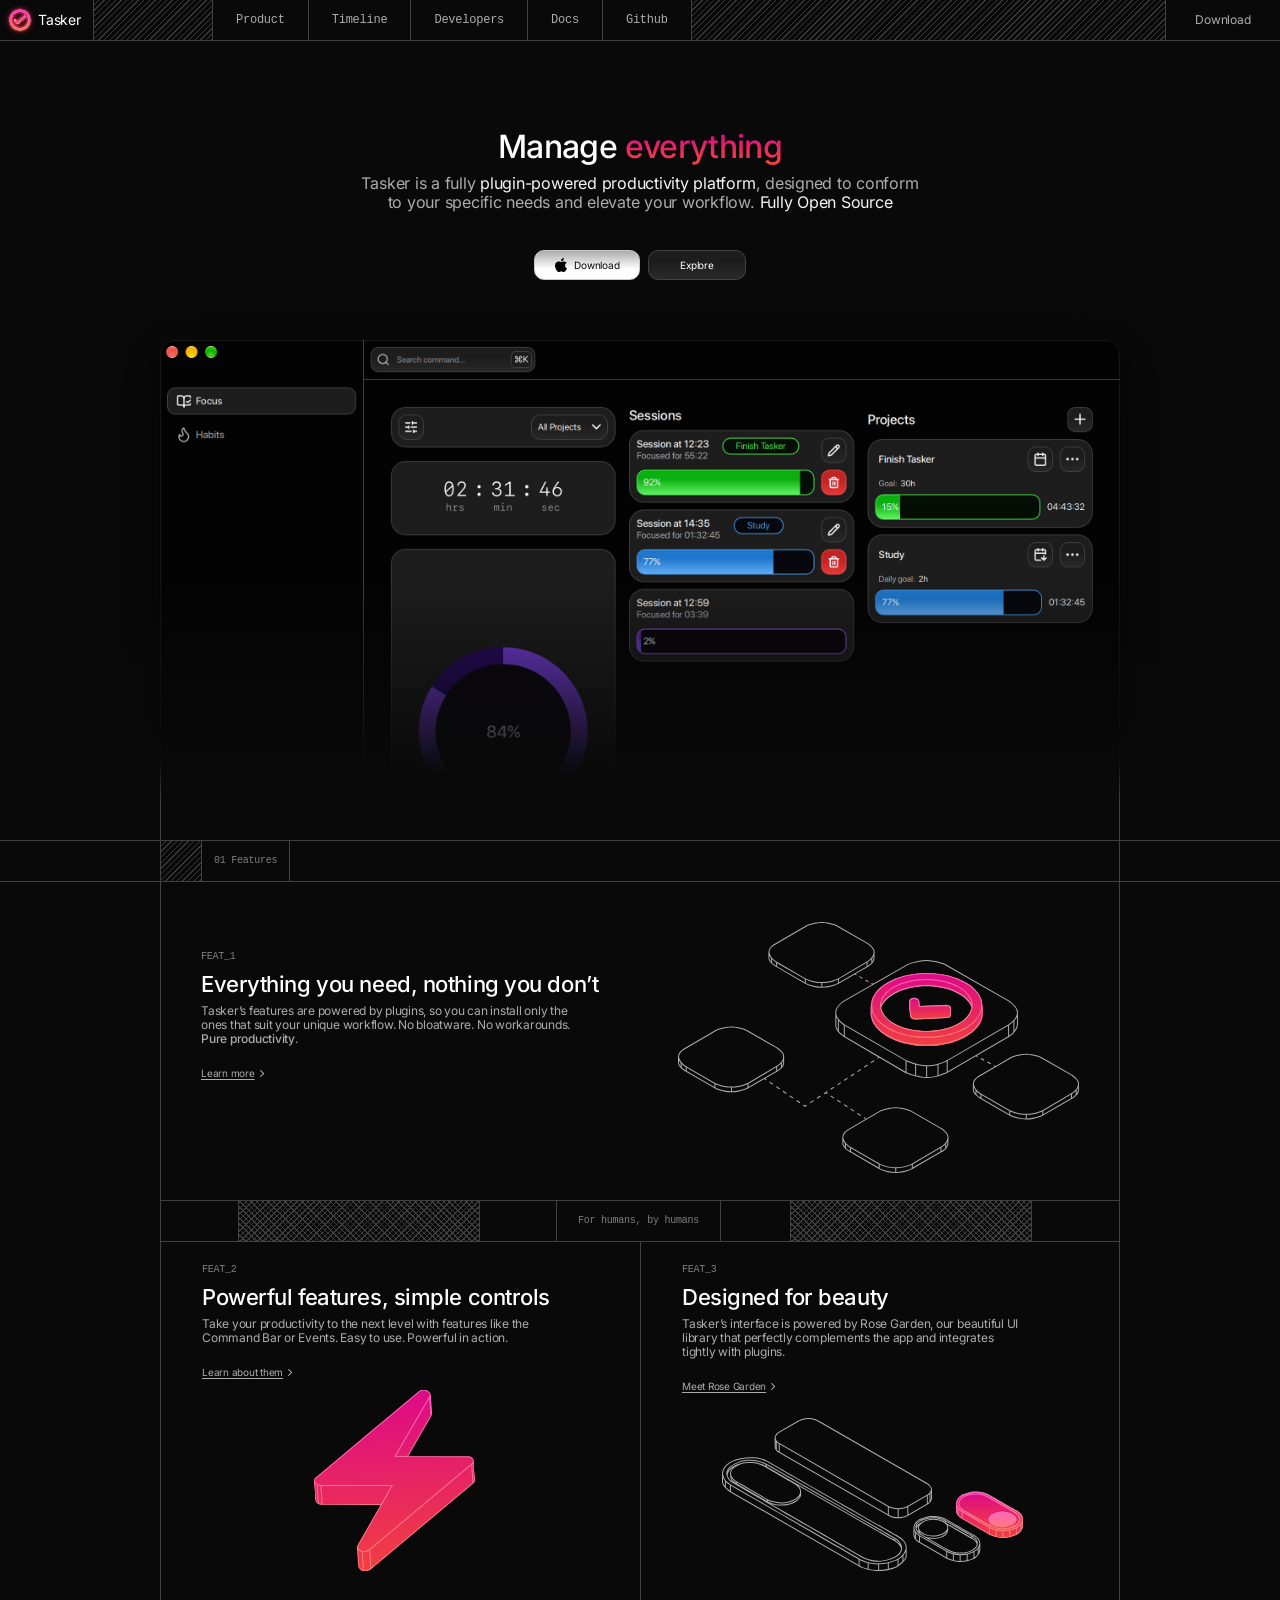
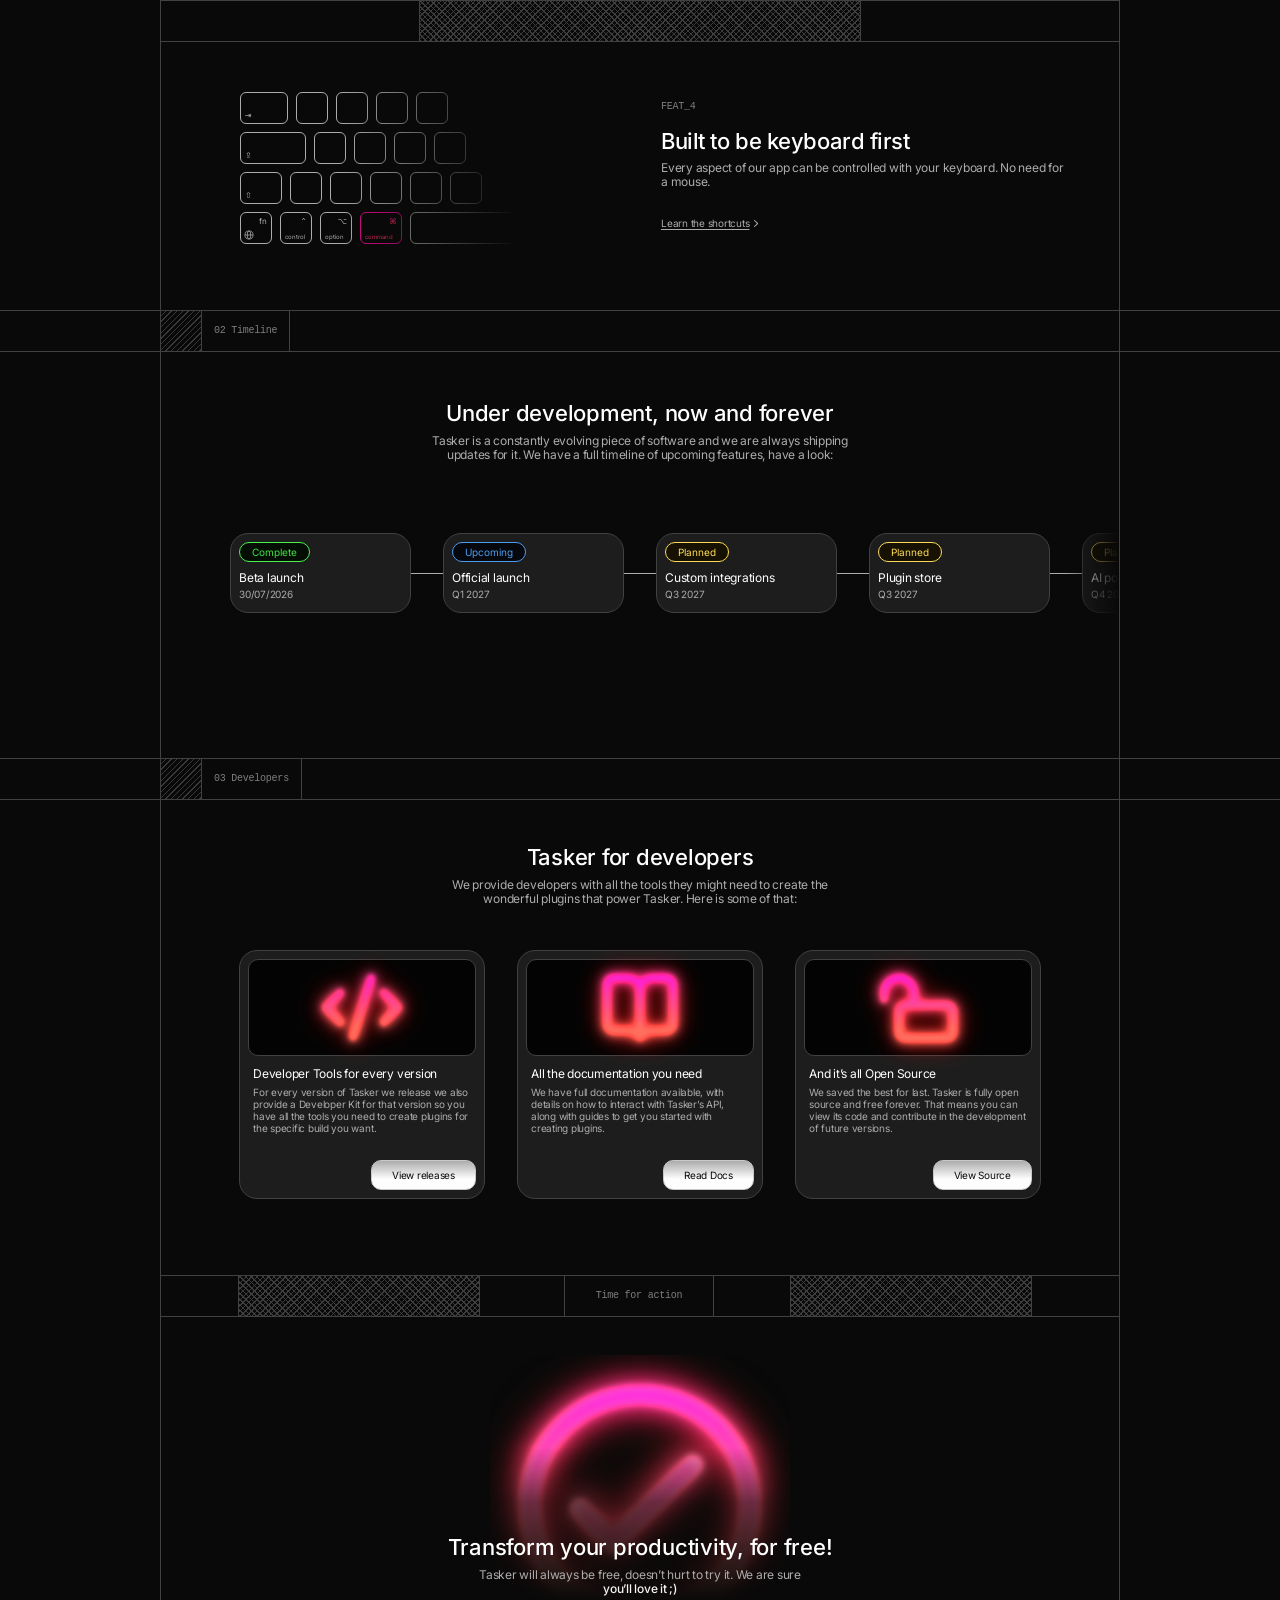
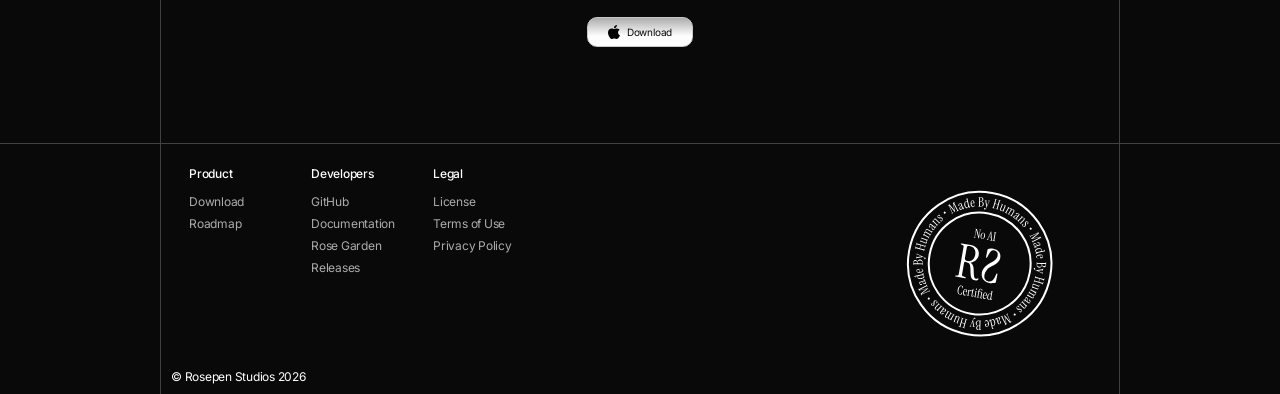
<file: index.html>
<!doctype html>
<html lang="en">
<head>
<meta charset="utf-8">
<meta name="viewport" content="width=device-width, initial-scale=1">
<title>Tasker – Manage everything</title>
<meta name="description" content="Tasker is a fully plugin-powered, open source productivity platform for macOS. Install only what you need.">
<meta name="theme-color" content="#090909">
<link rel="stylesheet" href="styles.css">
<link rel="apple-touch-icon" sizes="180x180" href="/apple-touch-icon.png">
<link rel="icon" type="image/png" sizes="32x32" href="/favicon-32x32.png">
<link rel="icon" type="image/png" sizes="16x16" href="/favicon-16x16.png">
<link rel="manifest" href="/site.webmanifest">
</head>
<body>

<!-- ============ NAVBAR ============ -->
<header class="nav">
  <a class="nav__brand" href="#top" aria-label="Tasker home">
    <span class="glow glow--logo" aria-hidden="true">
      <span class="layer l1"><img src="assets/logo-1.svg" alt=""></span>
      <span class="layer l2"><img src="assets/logo-2.svg" alt=""></span>
      <span class="layer l3"><img src="assets/logo-3.svg" alt=""></span>
    </span>
    <span>Tasker</span>
  </a>
  <span class="nav__hatch nav__hatch--sm hatch-diag" aria-hidden="true"></span>
  <nav class="nav__links" aria-label="Main">
    <a href="#product">Product</a>
    <a href="#timeline">Timeline</a>
    <a href="#developers">Developers</a>
    <a href="https://rosepen-studios.gitbook.io/tasker/" data-todo="docs url">Docs</a>
    <a href="https://github.com/Firepixel85/Tasker-Labs" data-todo="todo">Github</a>
  </nav>
  <span class="nav__hatch hatch-diag" aria-hidden="true"></span>
  <a class="nav__download" href="download.html">Download</a>
</header>

<main id="top">

<!-- ============ HERO ============ -->
<section class="hero">
  <h1 class="hero__title">Manage <span class="grad">everything</span></h1>
  <p class="hero__sub">Tasker is a fully <strong>plugin-powered productivity platform</strong>, designed to conform to your specific needs and elevate your workflow. <strong>Fully Open Source</strong></p>
  <div class="hero__buttons">
    <a class="btn btn--white" href="download.html"><img class="btn__icon" src="assets/icon-apple.svg" alt="" width="12" height="14">Download</a>
    <a class="btn btn--gray" href="#product">Explore</a>
  </div>
  <div class="hero__shot">
    <img src="assets/app-preview.png" alt="Tasker app window showing a focus timer, sessions and projects" width="1054" height="735">
  </div>
</section>

<div class="rest">

<!-- ============ 01 FEATURES ============ -->
<div class="marker" id="product">
  <div class="marker__inner">
    <span class="marker__hatch hatch-diag" aria-hidden="true"></span>
    <span class="marker__label">01 Features</span>
  </div>
</div>

<section class="feat feat--1">
  <div class="feat__text">
    <p class="eyebrow">FEAT_1</p>
    <h2>Everything you need, nothing you don’t</h2>
    <p>Tasker’s features are powered by plugins, so you can install only the ones that suit your unique workflow. No bloatware. No workarounds. <b>Pure productivity</b>.</p>
    <a class="cta" href="#developers">Learn more<img src="assets/icon-chevron.svg" alt="" width="3" height="6"></a>
  </div>
  <img class="feat1__art" src="assets/feat1-chip.svg" alt="A central Tasker tile connected to four plugin tiles" width="401" height="251">
</section>

<div class="band" style="--lw:165px;--gl:76px;--gr:69px">
  <span class="band__hatch hatch-weave" aria-hidden="true"></span>
  <span class="band__label">For humans, by humans</span>
  <span class="band__hatch hatch-weave" aria-hidden="true"></span>
</div>

<div class="feat-row">
  <section class="feat feat--2">
    <p class="eyebrow">FEAT_2</p>
    <h2>Powerful features, simple controls</h2>
    <p>Take your productivity to the next level with features like the Command Bar or Events. Easy to use. Powerful in action.</p>
    <a class="cta" href="#">Learn about them<img src="assets/icon-chevron.svg" alt="" width="3" height="6"></a>
    <span class="bolt" aria-hidden="true"><img src="assets/feat2-bolt.svg" alt="" width="160" height="176"></span>
  </section>
  <section class="feat feat--3">
    <p class="eyebrow">FEAT_3</p>
    <h2>Designed for beauty</h2>
    <p>Tasker’s interface is powered by Rose Garden, our beautiful UI library that perfectly complements the app and integrates tightly with plugins.</p>
    <a class="cta" href="#">Meet Rose Garden<img src="assets/icon-chevron.svg" alt="" width="3" height="6"></a>
    <span class="toggles" aria-hidden="true">
      <img class="t-base" src="assets/feat3-base.svg" alt="" width="301" height="153">
      <span class="t-a"><img src="assets/feat3-a.svg" alt=""></span>
      <span class="t-b"><img src="assets/feat3-b.svg" alt=""></span>
      <span class="t-c"><img src="assets/feat3-c.svg" alt=""></span>
    </span>
  </section>
</div>

<div class="band band--tab" aria-hidden="true">
  <span class="band__hatch band__hatch--wide hatch-weave"></span>
</div>

<section class="feat feat--4">
  <div class="kb" aria-hidden="true">
    <span class="k" style="left:0;top:9px;width:48px"><b class="bl">⇥</b></span>
    <span class="k" style="left:56px;top:9px"></span>
    <span class="k" style="left:96px;top:9px"></span>
    <span class="k" style="left:136px;top:9px"></span>
    <span class="k" style="left:176px;top:9px"></span>

    <span class="k" style="left:0;top:49px;width:66px"><b class="bl">⇪</b></span>
    <span class="k" style="left:74px;top:49px"></span>
    <span class="k" style="left:114px;top:49px"></span>
    <span class="k" style="left:154px;top:49px"></span>
    <span class="k" style="left:194px;top:49px"></span>

    <span class="k" style="left:0;top:89px;width:42px"><b class="bl">⇧</b></span>
    <span class="k" style="left:50px;top:89px"></span>
    <span class="k" style="left:90px;top:89px"></span>
    <span class="k" style="left:130px;top:89px"></span>
    <span class="k" style="left:170px;top:89px"></span>
    <span class="k" style="left:210px;top:89px"></span>

    <span class="k" style="left:0;top:129px">
      <b class="tr">fn</b>
      <svg class="globe" viewBox="0 0 16 16" width="10" height="10" fill="none" stroke="currentColor" stroke-width="1.2"><circle cx="8" cy="8" r="6.5"/><ellipse cx="8" cy="8" rx="2.8" ry="6.5"/><path d="M1.5 8h13"/></svg>
    </span>
    <span class="k" style="left:40px;top:129px"><b class="tr">⌃</b><i class="bl">control</i></span>
    <span class="k" style="left:80px;top:129px"><b class="tr">⌥</b><i class="bl">option</i></span>
    <span class="k k--hot" style="left:120px;top:129px;width:42px"><b class="tr grad">⌘</b><i class="bl grad">command</i></span>
    <span class="k" style="left:170px;top:129px;width:176px"></span>
  </div>
  <div class="feat__text">
    <p class="eyebrow">FEAT_4</p>
    <h2>Built to be keyboard first</h2>
    <p>Every aspect of our app can be controlled with your keyboard. No need for a mouse.</p>
    <a class="cta" href="#">Learn the shortcuts<img src="assets/icon-chevron.svg" alt="" width="3" height="6"></a>
  </div>
</section>

<!-- ============ 02 TIMELINE ============ -->
<div class="marker" id="timeline">
  <div class="marker__inner">
    <span class="marker__hatch hatch-diag" aria-hidden="true"></span>
    <span class="marker__label">02 Timeline</span>
  </div>
</div>

<section class="timeline">
  <h2>Under development, now and forever</h2>
  <p class="timeline__lead">Tasker is a constantly evolving piece of software and we are always shipping updates for it. We have a full timeline of upcoming features, have a look:</p>
  <ol class="timeline__track" tabindex="0" aria-label="Roadmap, scroll sideways for more">
    <li class="tl-item">
      <span class="tag tag--green">Complete</span>
      <span class="tl-item__title">Beta launch</span>
      <span class="tl-item__date">30/07/2026</span>
    </li>
    <li class="tl-item">
      <span class="tag tag--blue">Upcoming</span>
      <span class="tl-item__title">Official launch</span>
      <span class="tl-item__date">Q1 2027</span>
    </li>
    <li class="tl-item">
      <span class="tag tag--yellow">Planned</span>
      <span class="tl-item__title">Custom integrations</span>
      <span class="tl-item__date">Q3 2027</span>
    </li>
    <li class="tl-item">
      <span class="tag tag--yellow">Planned</span>
      <span class="tl-item__title">Plugin store</span>
      <span class="tl-item__date">Q3 2027</span>
    </li>
    <li class="tl-item">
      <span class="tag tag--yellow">Planned</span>
      <span class="tl-item__title">AI powered features</span>
      <span class="tl-item__date">Q4 2027</span>
    </li>
    <li class="tl-item">
      <span class="tag tag--yellow">Planned</span>
      <span class="tl-item__title">More official plugins</span>
      <span class="tl-item__date">Q1 2028</span>
    </li>
  </ol>
</section>

<!-- ============ 03 DEVELOPERS ============ -->
<div class="marker" id="developers">
  <div class="marker__inner">
    <span class="marker__hatch hatch-diag" aria-hidden="true"></span>
    <span class="marker__label marker__label--wide">03 Developers</span>
  </div>
</div>

<section class="devs">
  <h2>Tasker for developers</h2>
  <p class="devs__lead">We provide developers with all the tools they might need to create the wonderful plugins that power Tasker. Here is some of that:</p>

  <div class="cards">
    <article class="card">
      <div class="card__panel">
        <span class="glow glow--code" aria-hidden="true">
          <span class="layer l1"><img src="assets/code-1.svg" alt=""></span>
          <span class="layer l2"><img src="assets/code-2.svg" alt=""></span>
          <span class="layer l3"><img src="assets/code-3.svg" alt=""></span>
        </span>
      </div>
      <h3>Developer Tools for every version</h3>
      <p>For every version of Tasker we release we also provide a Developer Kit for that version so you have all the tools you need to create plugins for the specific build you want.</p>
      <a class="btn btn--white card__btn" href="https://github.com/Firepixel85/Tasker-Labs/releases" data-todo="releases url">View releases</a>
    </article>

    <article class="card">
      <div class="card__panel">
        <span class="glow glow--book" aria-hidden="true">
          <span class="layer l1"><img src="assets/book-1.svg" alt=""></span>
          <span class="layer l2"><img src="assets/book-2.svg" alt=""></span>
          <span class="layer l3"><img src="assets/book-3.svg" alt=""></span>
        </span>
      </div>
      <h3>All the documentation you need</h3>
      <p>We have full documentation available, with details on how to interact with Tasker’s API, along with guides to get you started with creating plugins.</p>
      <a class="btn btn--white card__btn" href="https://rosepen-studios.gitbook.io/tasker/" data-todo="docs url">Read Docs</a>
    </article>

    <article class="card">
      <div class="card__panel">
        <span class="glow glow--lock" aria-hidden="true">
          <span class="layer l1"><img src="assets/lock-1.svg" alt=""></span>
          <span class="layer l2"><img src="assets/lock-2.svg" alt=""></span>
          <span class="layer l3"><img src="assets/lock-3.svg" alt=""></span>
        </span>
      </div>
      <h3>And it’s all Open Source</h3>
      <p>We saved the best for last. Tasker is fully open source and free forever. That means you can view its code and contribute in the development of future versions.</p>
      <a class="btn btn--white card__btn" href="https://github.com/Firepixel85/Tasker-Labs" data-todo="github url">View Source</a>
    </article>
  </div>
</section>

<div class="band" style="--lw:150px;--gl:84px;--gr:76px">
  <span class="band__hatch hatch-weave" aria-hidden="true"></span>
  <span class="band__label">Time for action</span>
  <span class="band__hatch hatch-weave" aria-hidden="true"></span>
</div>

<!-- ============ CTA ============ -->
<section class="cta-block" id="download">
  <div class="cta-block__icon" aria-hidden="true">
    <span class="glow glow--check">
      <span class="layer l1"><img src="assets/check-1.svg" alt=""></span>
      <span class="layer l2"><img src="assets/check-2.svg" alt=""></span>
      <span class="layer l3"><img src="assets/check-3.svg" alt=""></span>
    </span>
  </div>
  <div class="cta-block__text">
    <h2>Transform your productivity, for free!</h2>
    <p>Tasker will always be free, doesn’t hurt to try it. We are sure <strong>you’ll love it ;)</strong></p>
    <a class="btn btn--white" href="download.html" data-todo="download url"><img class="btn__icon" src="assets/icon-apple-2.svg" alt="" width="12" height="13">Download</a>
  </div>
</section>
</div><!-- /rest -->

</main>

<!-- ============ FOOTER ============ -->
<footer class="footer">
  <div class="col footer__col">
    <div class="footer__links">
      <div>
        <h4>Product</h4>
        <a href="https://github.com/Firepixel85/Tasker-Labs/releases/download/2.0beta3/Tasker-2.0-beta3.dmg" data-todo="download url">Download</a>
        <!-- <a href="#" data-todo="2% club url">The 2% Club</a> -->
        <a href="index.html#timeline">Roadmap</a>
      </div>
      <div>
        <h4>Developers</h4>
        <a href="https://github.com/Firepixel85/Tasker-Labs" data-todo="github url">GitHub</a>
        <a href="https://rosepen-studios.gitbook.io/tasker/" data-todo="docs url">Documentation</a>
        <a href="https://github.com/Rosepen-Studios/Rose-Garden">Rose Garden</a>
        <a href="https://github.com/Firepixel85/Tasker-Labs/releases" data-todo="releases url">Releases</a>
      </div>
      <div>
        <h4>Legal</h4>
        <a href="legal/license.html" data-todo="licence url">License</a>
        <a href="legal/terms-of-use.html" data-todo="terms url">Terms of Use</a>
        <a href="legal/privacy-policy.html" data-todo="privacy url">Privacy Policy</a>
      </div>
    </div>
    <img class="footer__stamp" src="assets/no-ai-stamp.svg" alt="Made by humans. No AI certified." width="192" height="192">
    <p class="footer__copy">© Rosepen Studios 2026</p>
  </div>
</footer>

<script>
  // Roadmap: drag with the mouse to scroll sideways (touch and trackpads already work)
  (function () {
    var el = document.querySelector('.timeline__track');
    if (!el) return;
    var down = false, startX = 0, startLeft = 0;
    el.addEventListener('pointerdown', function (e) {
      if (e.pointerType !== 'mouse') return;
      down = true; startX = e.clientX; startLeft = el.scrollLeft;
      el.classList.add('is-dragging');
    });
    window.addEventListener('pointermove', function (e) {
      if (down) el.scrollLeft = startLeft - (e.clientX - startX);
    });
    window.addEventListener('pointerup', function () {
      down = false; el.classList.remove('is-dragging');
    });
  })();
</script>
</body>
</html>
</file>
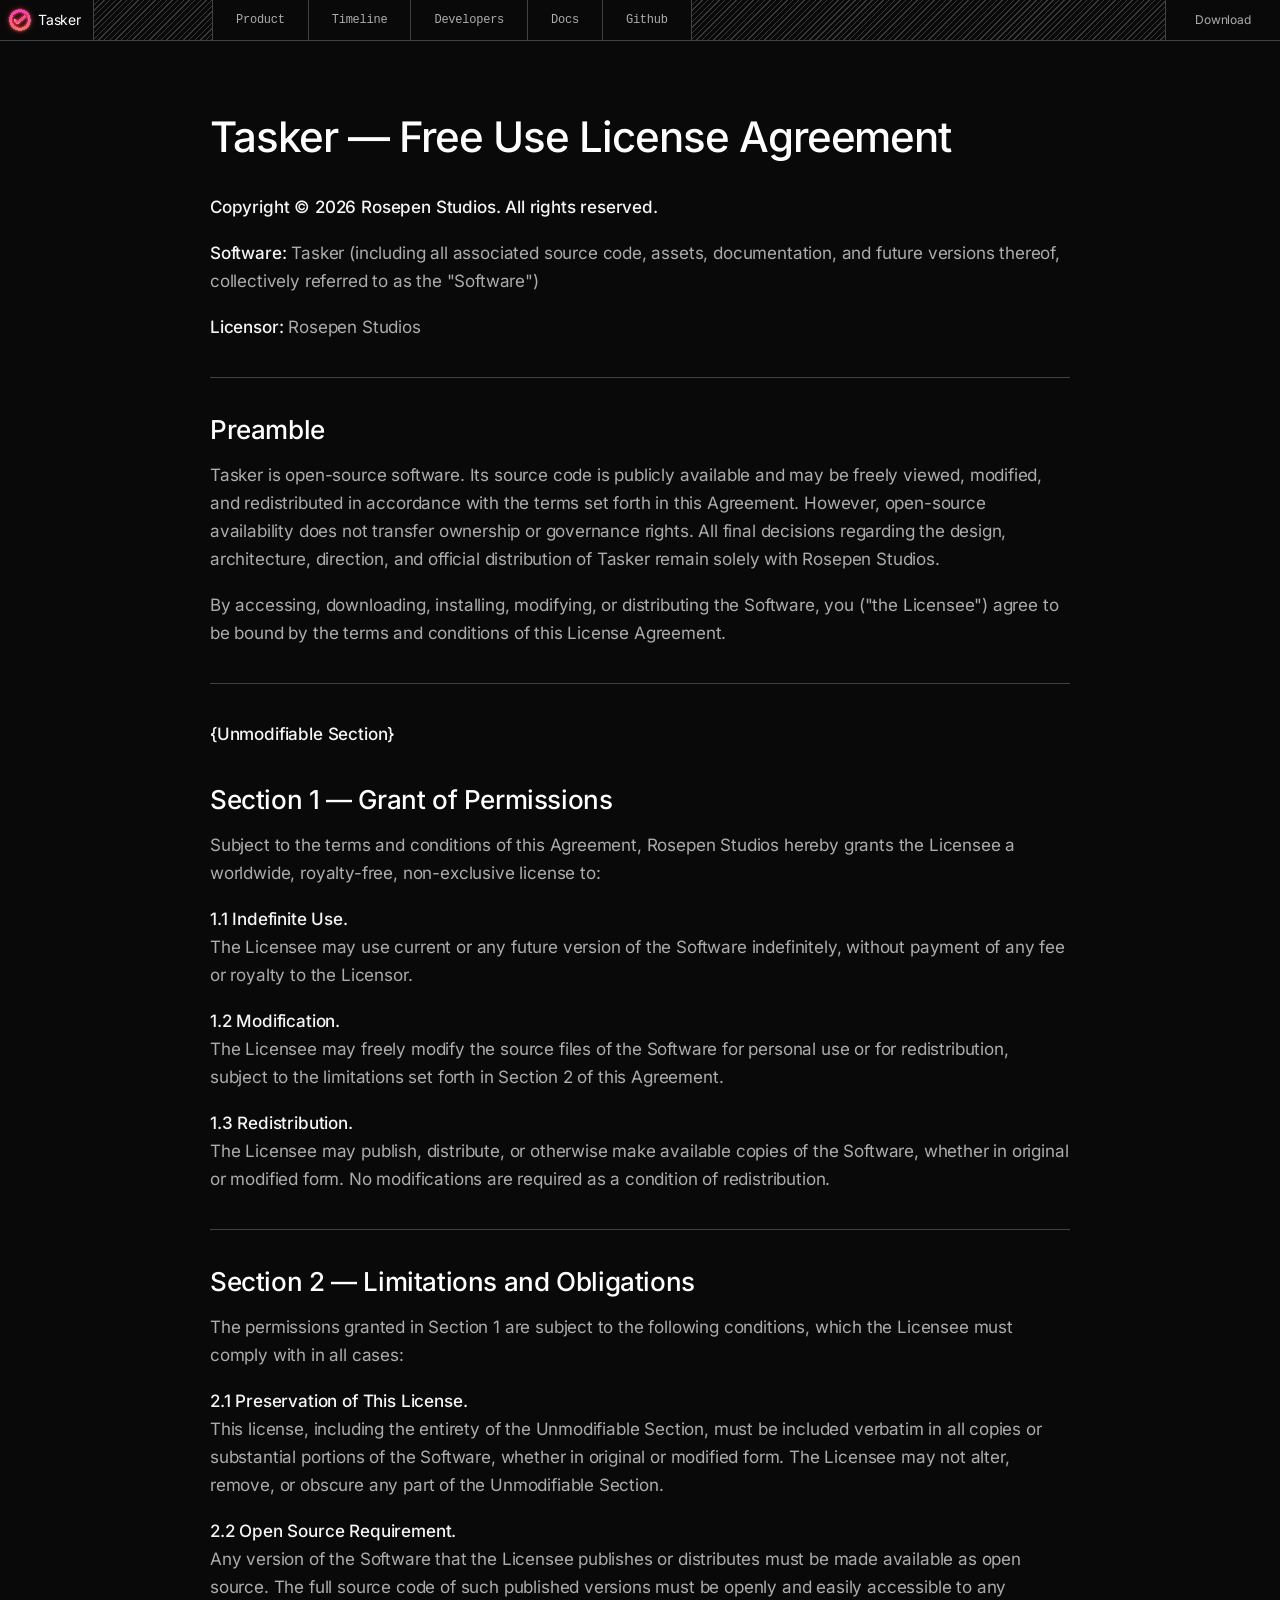
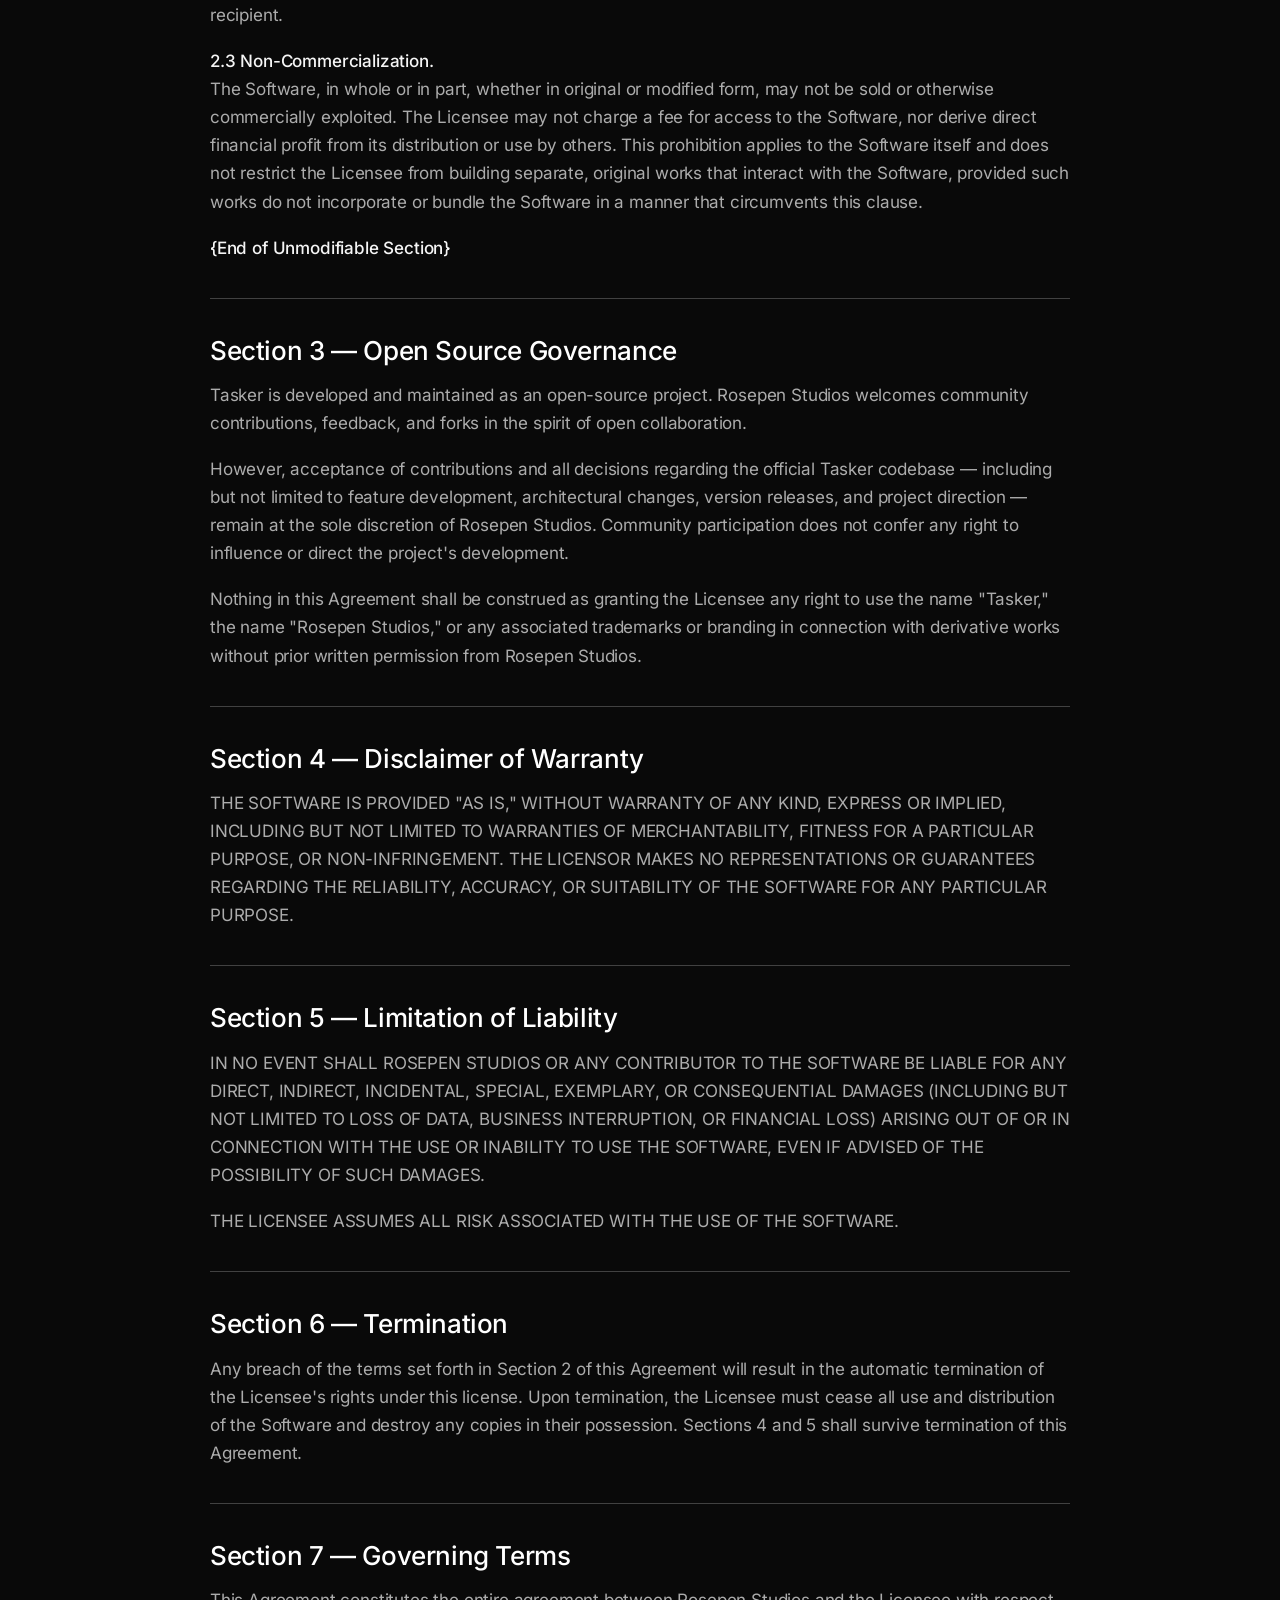
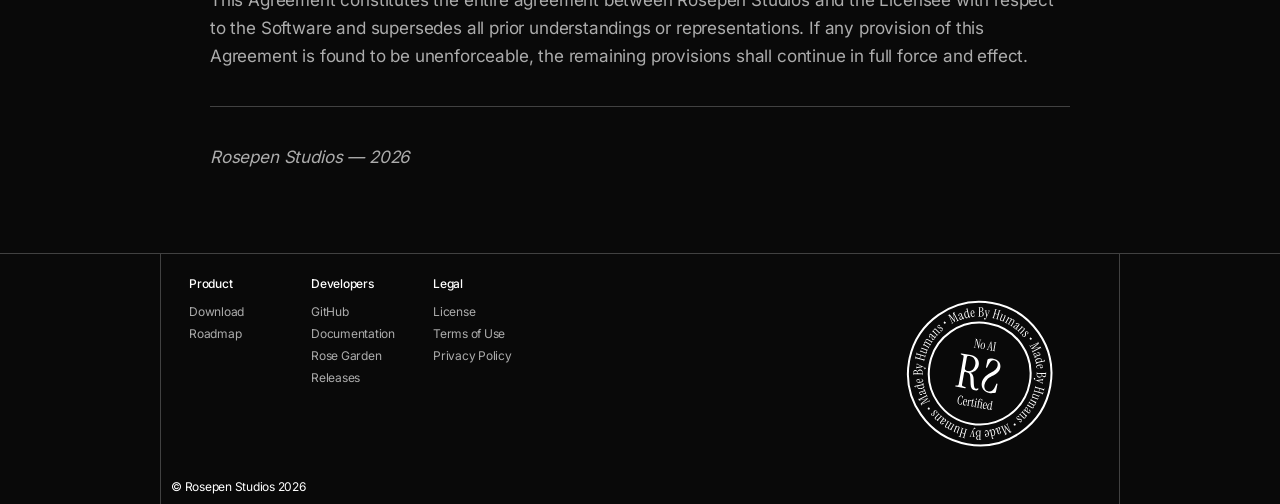
<file: legal/license.html>
<!doctype html>
<html lang="en">
<head>
<meta charset="utf-8">
<meta name="viewport" content="width=device-width, initial-scale=1">
<title>Tasker — License</title>
<meta name="description" content="Tasker's License.">
<meta name="theme-color" content="#090909">
<link rel="stylesheet" href="../styles.css">
<link rel="apple-touch-icon" sizes="180x180" href="../apple-touch-icon.png">
<link rel="icon" type="image/png" sizes="32x32" href="../favicon-32x32.png">
<link rel="icon" type="image/png" sizes="16x16" href="../favicon-16x16.png">
<link rel="manifest" href="../site.webmanifest">
<style>
  .license-page {
    width: min(860px, calc(100% - 32px));
    margin-inline: auto;
    padding: 72px 0 64px;
    text-align: left;
    overflow-wrap: anywhere;
    word-break: normal;
    hyphens: auto;
  }

  .license-page h1 {
    margin: 0 0 32px;
    font-size: clamp(28px, 5vw, 42px);
    line-height: 1.15;
    font-weight: 500;
    letter-spacing: -0.025em;
  }

  .license-page h2 {
    margin: 36px 0 14px;
    font-size: clamp(20px, 3vw, 26px);
    line-height: 1.25;
    font-weight: 500;
    letter-spacing: -0.015em;
  }

  .license-page p {
    margin: 0 0 18px;
    color: var(--text-2);
    font-size: clamp(15px, 1.7vw, 17px);
    line-height: 1.65;
    letter-spacing: -0.01em;
  }

  .license-page p strong {
    color: var(--text-hi);
    font-weight: 500;
  }

  .license-page hr {
    margin: 36px 0;
    border: 0;
    border-top: 1px solid var(--line);
  }

  .license-page a {
    color: var(--text-hi);
    text-decoration: underline;
    text-underline-offset: 3px;
  }

  .license-page a:hover {
    color: #fff;
  }

  @media (max-width: 600px) {
    .license-page {
      width: min(100% - 24px, 860px);
      padding: 48px 0 40px;
    }

    .license-page h1 {
      margin-bottom: 24px;
    }

    .license-page h2 {
      margin-top: 30px;
    }

    .license-page hr {
      margin: 28px 0;
    }
  }
</style>
</head>
<body>

<!-- ============ NAVBAR ============ -->
<fixed class="nav">
  <a class="nav__brand" href="../index.html" aria-label="Tasker home">
    <span class="glow glow--logo" aria-hidden="true">
      <span class="layer l1"><img src="../assets/logo-1.svg" alt=""></span>
      <span class="layer l2"><img src="../assets/logo-2.svg" alt=""></span>
      <span class="layer l3"><img src="../assets/logo-3.svg" alt=""></span>
    </span>
    <span>Tasker</span>
  </a>
  <span class="nav__hatch nav__hatch--sm hatch-diag" aria-hidden="true"></span>
  <nav class="nav__links" aria-label="Main">
    <a href="../index.html#product">Product</a>
    <a href="../index.html#timeline">Timeline</a>
    <a href="../index.html#developers">Developers</a>
    <a href="https://rosepen-studios.gitbook.io/tasker/" data-todo="docs url">Docs</a>
    <a href="https://github.com/Firepixel85/Tasker-Labs" data-todo="github url">Github</a>
  </nav>
  <span class="nav__hatch hatch-diag" aria-hidden="true"></span>
  <a class="nav__download" href="../download.html" aria-current="page">Download</a>
</fixed>

<main class="dl license-page">
  <h1>Tasker — Free Use License Agreement</h1>

  <p><strong>Copyright © 2026 Rosepen Studios. All rights reserved.</strong></p>
  <p><strong>Software:</strong> Tasker (including all associated source code, assets, documentation, and future versions thereof, collectively referred to as the "Software")</p>
  <p><strong>Licensor:</strong> Rosepen Studios</p>

  <hr>

  <h2>Preamble</h2>
  <p>Tasker is open-source software. Its source code is publicly available and may be freely viewed, modified, and redistributed in accordance with the terms set forth in this Agreement. However, open-source availability does not transfer ownership or governance rights. All final decisions regarding the design, architecture, direction, and official distribution of Tasker remain solely with Rosepen Studios.</p>
  <p>By accessing, downloading, installing, modifying, or distributing the Software, you ("the Licensee") agree to be bound by the terms and conditions of this License Agreement.</p>

  <hr>

  <p><strong>{Unmodifiable Section}</strong></p>
  <h2>Section 1 — Grant of Permissions</h2>
  <p>Subject to the terms and conditions of this Agreement, Rosepen Studios hereby grants the Licensee a worldwide, royalty-free, non-exclusive license to:</p>

  <p><strong>1.1 Indefinite Use.</strong><br>
  The Licensee may use current or any future version of the Software indefinitely, without payment of any fee or royalty to the Licensor.</p>

  <p><strong>1.2 Modification.</strong><br>
  The Licensee may freely modify the source files of the Software for personal use or for redistribution, subject to the limitations set forth in Section 2 of this Agreement.</p>

  <p><strong>1.3 Redistribution.</strong><br>
  The Licensee may publish, distribute, or otherwise make available copies of the Software, whether in original or modified form. No modifications are required as a condition of redistribution.</p>

  <hr>

  <h2>Section 2 — Limitations and Obligations</h2>
  <p>The permissions granted in Section 1 are subject to the following conditions, which the Licensee must comply with in all cases:</p>

  <p><strong>2.1 Preservation of This License.</strong><br>
  This license, including the entirety of the Unmodifiable Section, must be included verbatim in all copies or substantial portions of the Software, whether in original or modified form. The Licensee may not alter, remove, or obscure any part of the Unmodifiable Section.</p>

  <p><strong>2.2 Open Source Requirement.</strong><br>
  Any version of the Software that the Licensee publishes or distributes must be made available as open source. The full source code of such published versions must be openly and easily accessible to any recipient.</p>

  <p><strong>2.3 Non-Commercialization.</strong><br>
  The Software, in whole or in part, whether in original or modified form, may not be sold or otherwise commercially exploited. The Licensee may not charge a fee for access to the Software, nor derive direct financial profit from its distribution or use by others. This prohibition applies to the Software itself and does not restrict the Licensee from building separate, original works that interact with the Software, provided such works do not incorporate or bundle the Software in a manner that circumvents this clause.</p>

  <p><strong>{End of Unmodifiable Section}</strong></p>

  <hr>

  <h2>Section 3 — Open Source Governance</h2>
  <p>Tasker is developed and maintained as an open-source project. Rosepen Studios welcomes community contributions, feedback, and forks in the spirit of open collaboration.</p>
  <p>However, acceptance of contributions and all decisions regarding the official Tasker codebase — including but not limited to feature development, architectural changes, version releases, and project direction — remain at the sole discretion of Rosepen Studios. Community participation does not confer any right to influence or direct the project's development.</p>
  <p>Nothing in this Agreement shall be construed as granting the Licensee any right to use the name "Tasker," the name "Rosepen Studios," or any associated trademarks or branding in connection with derivative works without prior written permission from Rosepen Studios.</p>

  <hr>

  <h2>Section 4 — Disclaimer of Warranty</h2>
  <p>THE SOFTWARE IS PROVIDED "AS IS," WITHOUT WARRANTY OF ANY KIND, EXPRESS OR IMPLIED, INCLUDING BUT NOT LIMITED TO WARRANTIES OF MERCHANTABILITY, FITNESS FOR A PARTICULAR PURPOSE, OR NON-INFRINGEMENT. THE LICENSOR MAKES NO REPRESENTATIONS OR GUARANTEES REGARDING THE RELIABILITY, ACCURACY, OR SUITABILITY OF THE SOFTWARE FOR ANY PARTICULAR PURPOSE.</p>

  <hr>

  <h2>Section 5 — Limitation of Liability</h2>
  <p>IN NO EVENT SHALL ROSEPEN STUDIOS OR ANY CONTRIBUTOR TO THE SOFTWARE BE LIABLE FOR ANY DIRECT, INDIRECT, INCIDENTAL, SPECIAL, EXEMPLARY, OR CONSEQUENTIAL DAMAGES (INCLUDING BUT NOT LIMITED TO LOSS OF DATA, BUSINESS INTERRUPTION, OR FINANCIAL LOSS) ARISING OUT OF OR IN CONNECTION WITH THE USE OR INABILITY TO USE THE SOFTWARE, EVEN IF ADVISED OF THE POSSIBILITY OF SUCH DAMAGES.</p>
  <p>THE LICENSEE ASSUMES ALL RISK ASSOCIATED WITH THE USE OF THE SOFTWARE.</p>

  <hr>

  <h2>Section 6 — Termination</h2>
  <p>Any breach of the terms set forth in Section 2 of this Agreement will result in the automatic termination of the Licensee's rights under this license. Upon termination, the Licensee must cease all use and distribution of the Software and destroy any copies in their possession. Sections 4 and 5 shall survive termination of this Agreement.</p>

  <hr>

  <h2>Section 7 — Governing Terms</h2>
  <p>This Agreement constitutes the entire agreement between Rosepen Studios and the Licensee with respect to the Software and supersedes all prior understandings or representations. If any provision of this Agreement is found to be unenforceable, the remaining provisions shall continue in full force and effect.</p>

  <hr>

  <p><em>Rosepen Studios — 2026</em>
</main>

<!-- ============ FOOTER ============ -->
<footer class="footer">
  <div class="col footer__col">
    <div class="footer__links">
      <div>
        <h4>Product</h4>
        <a href="https://github.com/Firepixel85/Tasker-Labs/releases/download/2.0beta3/Tasker-2.0-beta3.dmg" data-todo="download url">Download</a>
        <!-- <a href="#" data-todo="2% club url">The 2% Club</a> -->
        <a href="index.html#timeline">Roadmap</a>
      </div>
      <div>
        <h4>Developers</h4>
        <a href="https://github.com/Firepixel85/Tasker-Labs" data-todo="github url">GitHub</a>
        <a href="https://rosepen-studios.gitbook.io/tasker/" data-todo="docs url">Documentation</a>
        <a href="https://github.com/Rosepen-Studios/Rose-Garden">Rose Garden</a>
        <a href="https://github.com/Firepixel85/Tasker-Labs/releases" data-todo="releases url">Releases</a>
      </div>
      <div>
        <h4>Legal</h4>
        <a href="license.html" data-todo="licence url">License</a>
        <a href="terms-of-use.html" data-todo="terms url">Terms of Use</a>
        <a href="privacy-policy.html" data-todo="privacy url">Privacy Policy</a>
      </div>
    </div>
    <img class="footer__stamp" src="../assets/no-ai-stamp.svg" alt="Made by humans. No AI certified." width="192" height="192">
    <p class="footer__copy">© Rosepen Studios 2026</p>
  </div>
</footer>


</body>
</html>
</file>
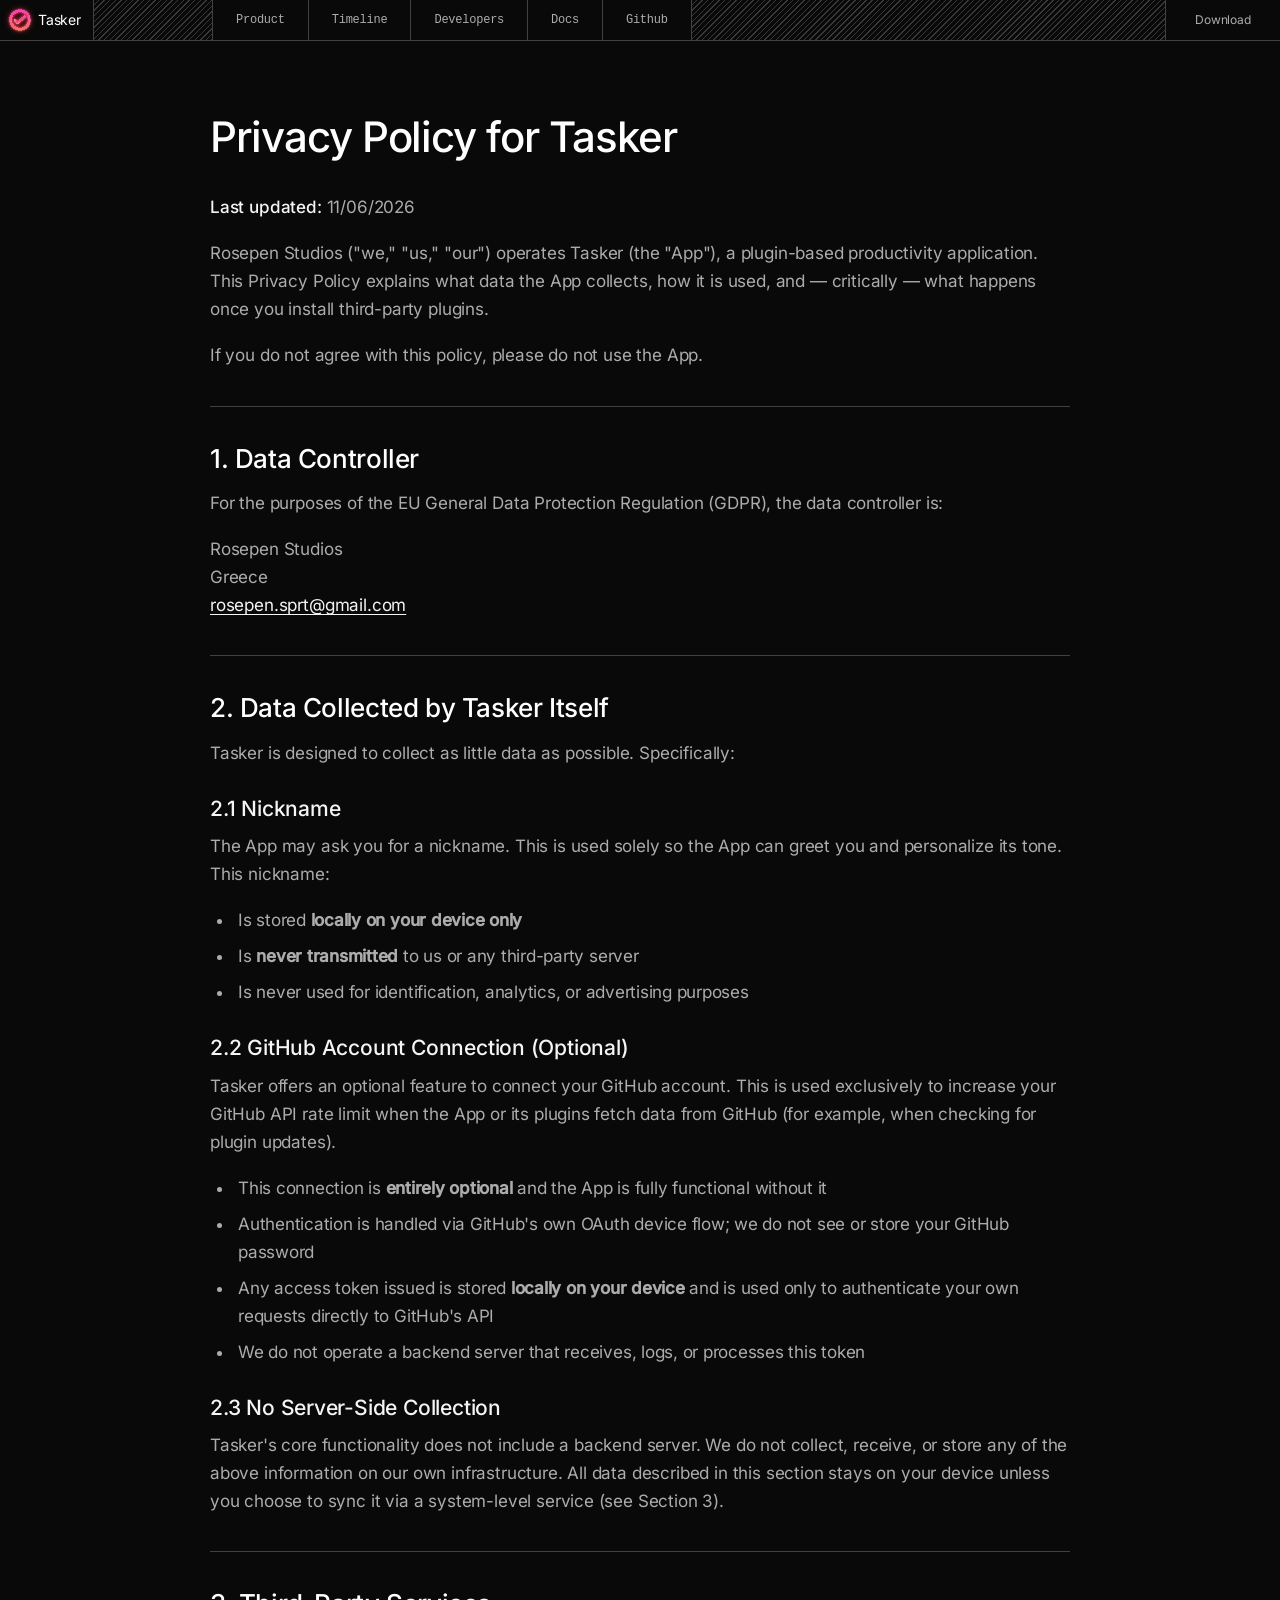
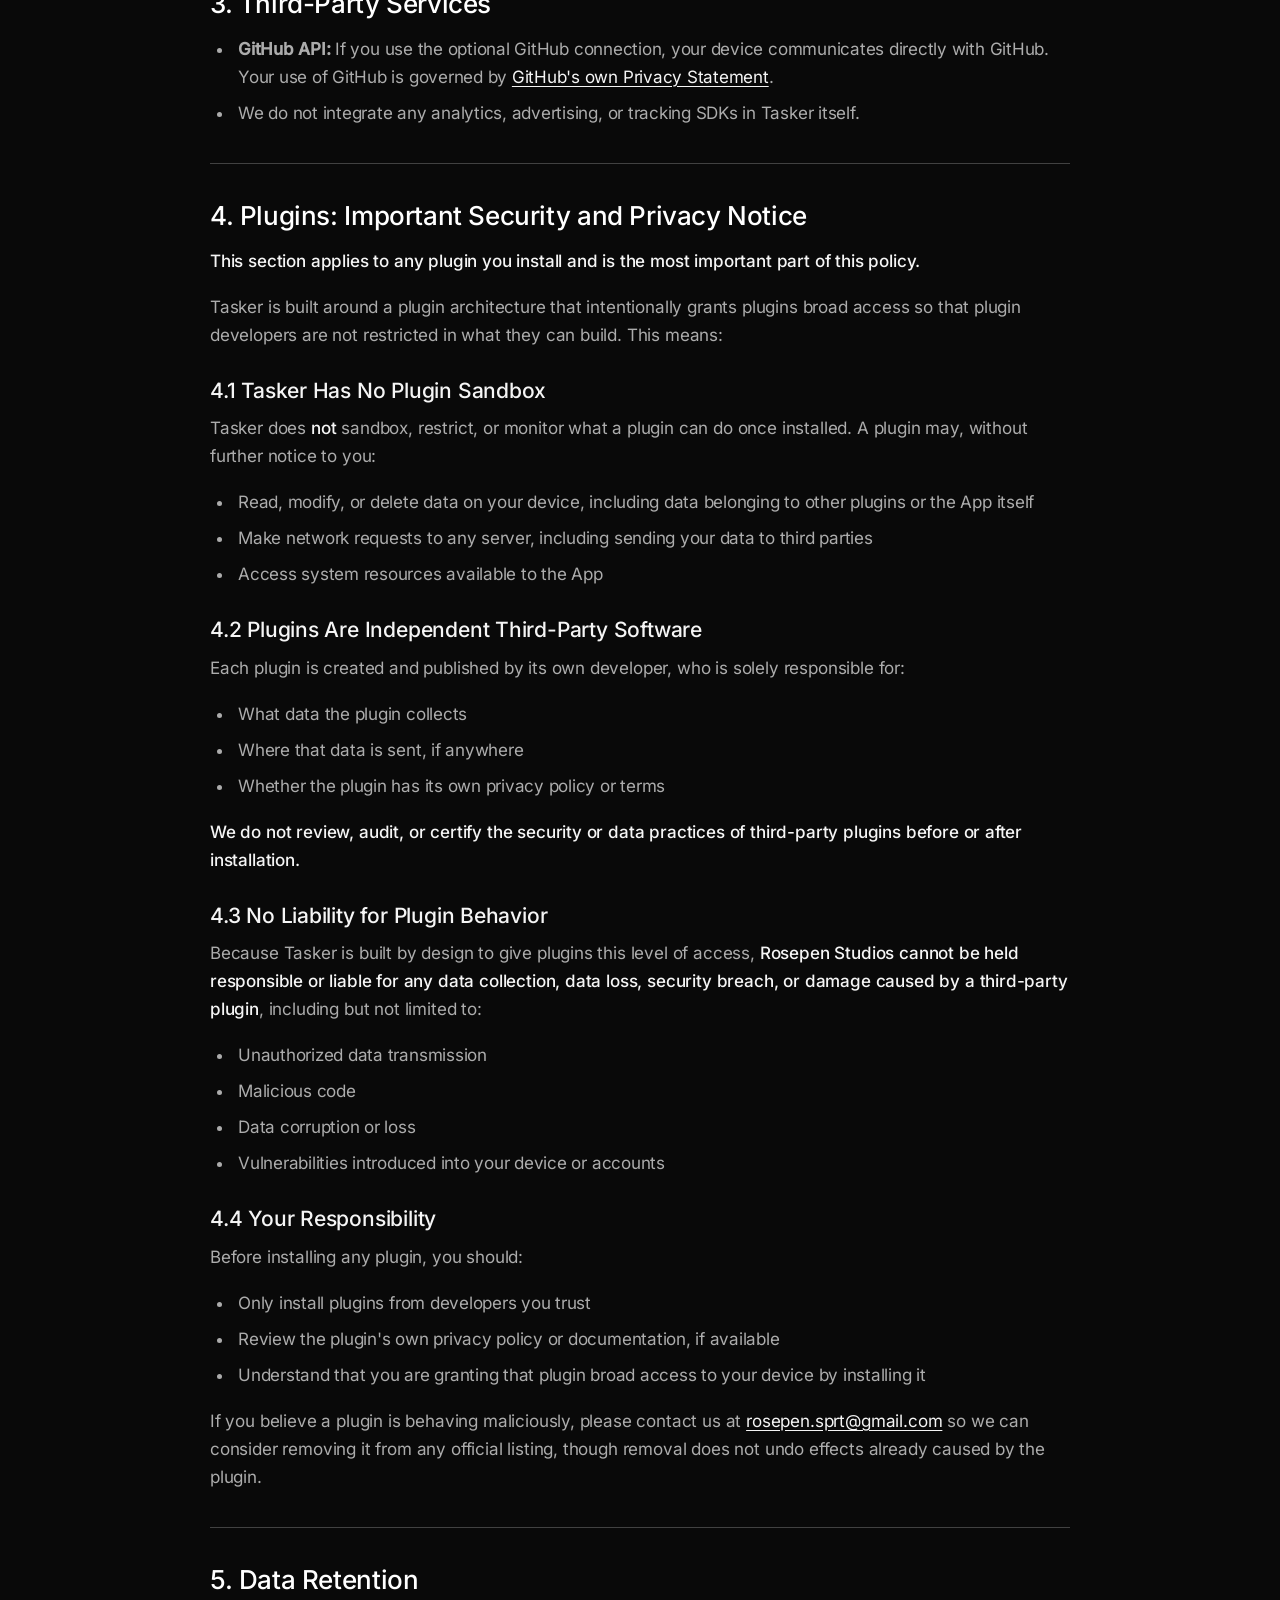
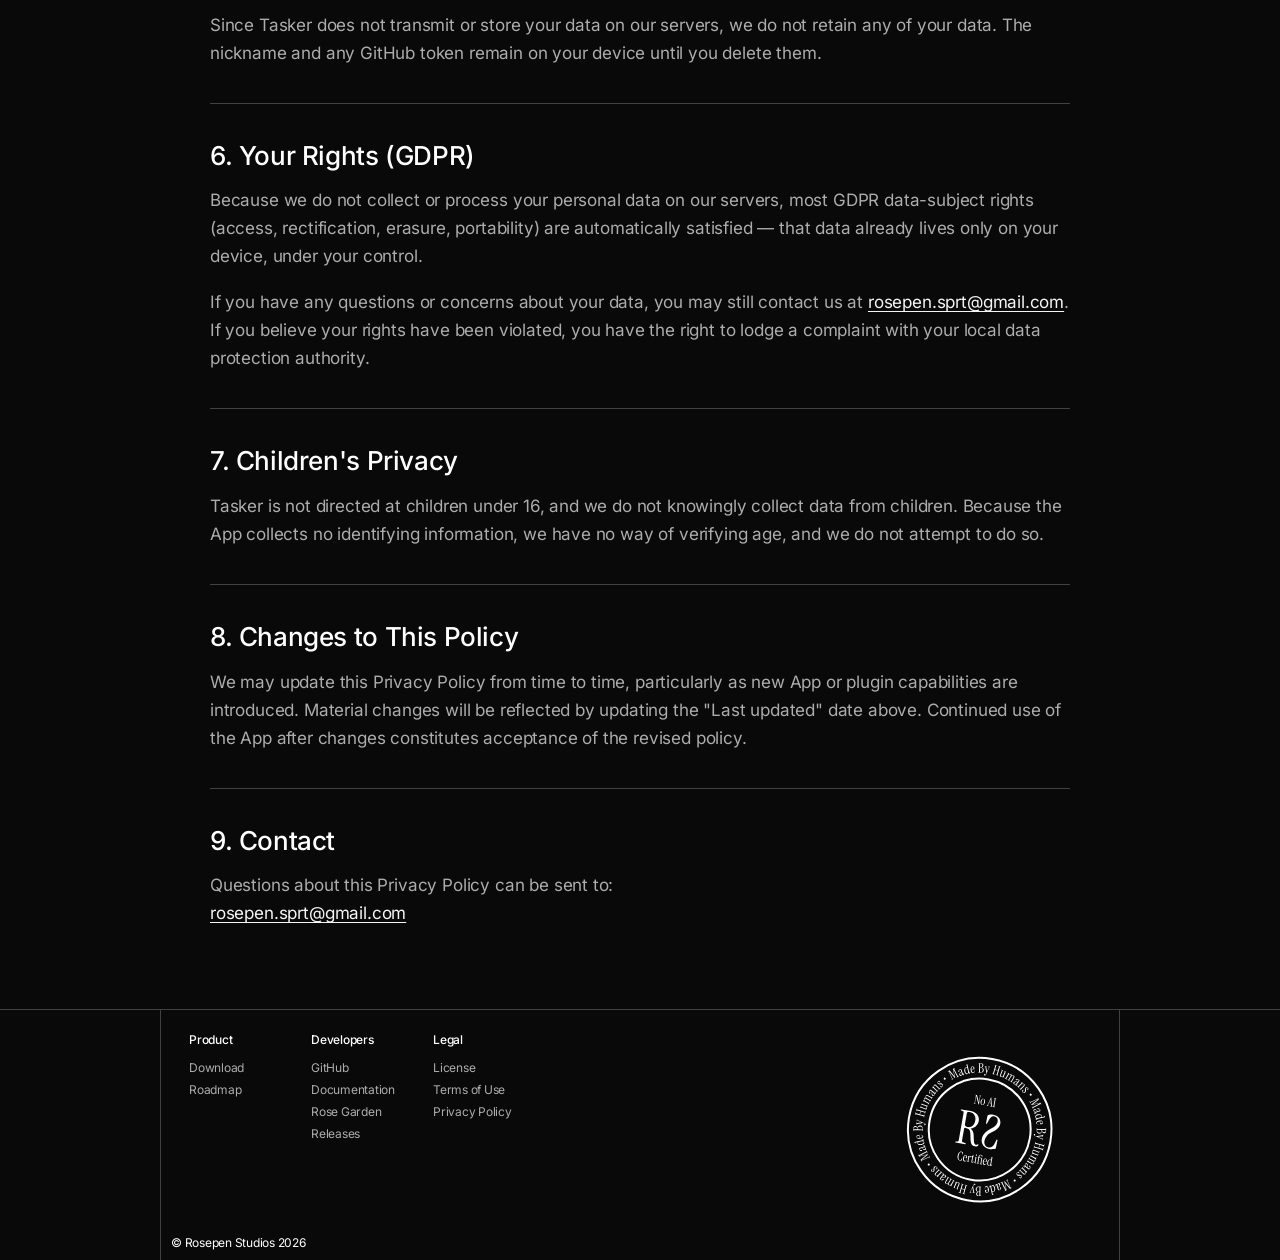
<file: legal/privacy-policy.html>
<!doctype html>
<html lang="en">
<head>
<meta charset="utf-8">
<meta name="viewport" content="width=device-width, initial-scale=1">
<title>Tasker — Privacy Policy</title>
<meta name="description" content="Privacy Policy for Tasker">
<meta name="theme-color" content="#090909">
<link rel="stylesheet" href="../styles.css">
<link rel="apple-touch-icon" sizes="180x180" href="../apple-touch-icon.png">
<link rel="icon" type="image/png" sizes="32x32" href="../favicon-32x32.png">
<link rel="icon" type="image/png" sizes="16x16" href="../favicon-16x16.png">
<link rel="manifest" href="../site.webmanifest">
<style>
  .license-page {
    width: min(860px, calc(100% - 32px));
    margin-inline: auto;
    padding: 72px 0 64px;
    text-align: left;
    overflow-wrap: anywhere;
    word-break: normal;
    hyphens: auto;
  }

  .license-page h1 {
    margin: 0 0 32px;
    font-size: clamp(28px, 5vw, 42px);
    line-height: 1.15;
    font-weight: 500;
    letter-spacing: -0.025em;
  }

  .license-page h2 {
    margin: 36px 0 14px;
    font-size: clamp(20px, 3vw, 26px);
    line-height: 1.25;
    font-weight: 500;
    letter-spacing: -0.015em;
  }

  .license-page h3 {
    margin: 28px 0 10px;
    color: var(--text-hi);
    font-size: clamp(17px, 2.4vw, 21px);
    line-height: 1.3;
    font-weight: 500;
    letter-spacing: -0.01em;
  }

  .license-page p {
    margin: 0 0 18px;
    color: var(--text-2);
    font-size: clamp(15px, 1.7vw, 17px);
    line-height: 1.65;
    letter-spacing: -0.01em;
  }

  .license-page p strong {
    color: var(--text-hi);
    font-weight: 500;
  }

  .license-page ul {
    margin: 0 0 18px;
    padding-left: 1.4em;
    color: var(--text-2);
    font-size: clamp(15px, 1.7vw, 17px);
    line-height: 1.65;
    list-style: disc;
  }

  .license-page li {
    margin-bottom: 8px;
    padding-left: 0.25em;
  }

  .license-page hr {
    margin: 36px 0;
    border: 0;
    border-top: 1px solid var(--line);
  }

  .license-page a {
    color: var(--text-hi);
    text-decoration: underline;
    text-underline-offset: 3px;
  }

  .license-page a:hover {
    color: #fff;
  }

  @media (max-width: 600px) {
    .license-page {
      width: min(100% - 24px, 860px);
      padding: 48px 0 40px;
    }

    .license-page h1 {
      margin-bottom: 24px;
    }

    .license-page h2 {
      margin-top: 30px;
    }

    .license-page h3 {
      margin-top: 24px;
    }

    .license-page hr {
      margin: 28px 0;
    }
  }
</style>
</head>
<body>

<!-- ============ NAVBAR ============ -->
<fixed class="nav">
  <a class="nav__brand" href="../index.html" aria-label="Tasker home">
    <span class="glow glow--logo" aria-hidden="true">
      <span class="layer l1"><img src="../assets/logo-1.svg" alt=""></span>
      <span class="layer l2"><img src="../assets/logo-2.svg" alt=""></span>
      <span class="layer l3"><img src="../assets/logo-3.svg" alt=""></span>
    </span>
    <span>Tasker</span>
  </a>
  <span class="nav__hatch nav__hatch--sm hatch-diag" aria-hidden="true"></span>
  <nav class="nav__links" aria-label="Main">
    <a href="../index.html#product">Product</a>
    <a href="../index.html#timeline">Timeline</a>
    <a href="../index.html#developers">Developers</a>
    <a href="https://rosepen-studios.gitbook.io/tasker/" data-todo="docs url">Docs</a>
    <a href="https://github.com/Firepixel85/Tasker-Labs" data-todo="github url">Github</a>
  </nav>
  <span class="nav__hatch hatch-diag" aria-hidden="true"></span>
  <a class="nav__download" href="../download.html" aria-current="page">Download</a>
</fixed>

<main class="dl license-page">
  <h1>Privacy Policy for Tasker</h1>

  <p><strong>Last updated:</strong> 11/06/2026</p>
  <p>Rosepen Studios ("we," "us," "our") operates Tasker (the "App"), a plugin-based productivity application. This Privacy Policy explains what data the App collects, how it is used, and — critically — what happens once you install third-party plugins.</p>
  <p>If you do not agree with this policy, please do not use the App.</p>

  <hr>

  <h2>1. Data Controller</h2>
  <p>For the purposes of the EU General Data Protection Regulation (GDPR), the data controller is:</p>
  <p>Rosepen Studios<br>
  Greece<br>
  <a href="mailto:rosepen.sprt@gmail.com">rosepen.sprt@gmail.com</a></p>

  <hr>

  <h2>2. Data Collected by Tasker Itself</h2>
  <p>Tasker is designed to collect as little data as possible. Specifically:</p>

  <h3>2.1 Nickname</h3>
  <p>The App may ask you for a nickname. This is used solely so the App can greet you and personalize its tone. This nickname:</p>
  <ul>
    <li>Is stored <strong>locally on your device only</strong></li>
    <li>Is <strong>never transmitted</strong> to us or any third-party server</li>
    <li>Is never used for identification, analytics, or advertising purposes</li>
  </ul>

  <h3>2.2 GitHub Account Connection (Optional)</h3>
  <p>Tasker offers an optional feature to connect your GitHub account. This is used exclusively to increase your GitHub API rate limit when the App or its plugins fetch data from GitHub (for example, when checking for plugin updates).</p>
  <ul>
    <li>This connection is <strong>entirely optional</strong> and the App is fully functional without it</li>
    <li>Authentication is handled via GitHub's own OAuth device flow; we do not see or store your GitHub password</li>
    <li>Any access token issued is stored <strong>locally on your device</strong> and is used only to authenticate your own requests directly to GitHub's API</li>
    <li>We do not operate a backend server that receives, logs, or processes this token</li>
  </ul>

  <h3>2.3 No Server-Side Collection</h3>
  <p>Tasker's core functionality does not include a backend server. We do not collect, receive, or store any of the above information on our own infrastructure. All data described in this section stays on your device unless you choose to sync it via a system-level service (see Section 3).</p>

  <hr>

  <h2>3. Third-Party Services</h2>
  <ul>
    <li><strong>GitHub API:</strong> If you use the optional GitHub connection, your device communicates directly with GitHub. Your use of GitHub is governed by <a href="https://docs.github.com/en/site-policy/privacy-policies/github-privacy-statement">GitHub's own Privacy Statement</a>.</li>
    <li>We do not integrate any analytics, advertising, or tracking SDKs in Tasker itself.</li>
  </ul>

  <hr>

  <h2>4. Plugins: Important Security and Privacy Notice</h2>
  <p><strong>This section applies to any plugin you install and is the most important part of this policy.</strong></p>
  <p>Tasker is built around a plugin architecture that intentionally grants plugins broad access so that plugin developers are not restricted in what they can build. This means:</p>

  <h3>4.1 Tasker Has No Plugin Sandbox</h3>
  <p>Tasker does <strong>not</strong> sandbox, restrict, or monitor what a plugin can do once installed. A plugin may, without further notice to you:</p>
  <ul>
    <li>Read, modify, or delete data on your device, including data belonging to other plugins or the App itself</li>
    <li>Make network requests to any server, including sending your data to third parties</li>
    <li>Access system resources available to the App</li>
  </ul>

  <h3>4.2 Plugins Are Independent Third-Party Software</h3>
  <p>Each plugin is created and published by its own developer, who is solely responsible for:</p>
  <ul>
    <li>What data the plugin collects</li>
    <li>Where that data is sent, if anywhere</li>
    <li>Whether the plugin has its own privacy policy or terms</li>
  </ul>
  <p><strong>We do not review, audit, or certify the security or data practices of third-party plugins before or after installation.</strong></p>

  <h3>4.3 No Liability for Plugin Behavior</h3>
  <p>Because Tasker is built by design to give plugins this level of access, <strong>Rosepen Studios cannot be held responsible or liable for any data collection, data loss, security breach, or damage caused by a third-party plugin</strong>, including but not limited to:</p>
  <ul>
    <li>Unauthorized data transmission</li>
    <li>Malicious code</li>
    <li>Data corruption or loss</li>
    <li>Vulnerabilities introduced into your device or accounts</li>
  </ul>

  <h3>4.4 Your Responsibility</h3>
  <p>Before installing any plugin, you should:</p>
  <ul>
    <li>Only install plugins from developers you trust</li>
    <li>Review the plugin's own privacy policy or documentation, if available</li>
    <li>Understand that you are granting that plugin broad access to your device by installing it</li>
  </ul>
  <p>If you believe a plugin is behaving maliciously, please contact us at <a href="mailto:rosepen.sprt@gmail.com">rosepen.sprt@gmail.com</a> so we can consider removing it from any official listing, though removal does not undo effects already caused by the plugin.</p>

  <hr>

  <h2>5. Data Retention</h2>
  <p>Since Tasker does not transmit or store your data on our servers, we do not retain any of your data. The nickname and any GitHub token remain on your device until you delete them.</p>

  <hr>

  <h2>6. Your Rights (GDPR)</h2>
  <p>Because we do not collect or process your personal data on our servers, most GDPR data-subject rights (access, rectification, erasure, portability) are automatically satisfied — that data already lives only on your device, under your control.</p>
  <p>If you have any questions or concerns about your data, you may still contact us at <a href="mailto:rosepen.sprt@gmail.com">rosepen.sprt@gmail.com</a>. If you believe your rights have been violated, you have the right to lodge a complaint with your local data protection authority.</p>

  <hr>

  <h2>7. Children's Privacy</h2>
  <p>Tasker is not directed at children under 16, and we do not knowingly collect data from children. Because the App collects no identifying information, we have no way of verifying age, and we do not attempt to do so.</p>

  <hr>

  <h2>8. Changes to This Policy</h2>
  <p>We may update this Privacy Policy from time to time, particularly as new App or plugin capabilities are introduced. Material changes will be reflected by updating the "Last updated" date above. Continued use of the App after changes constitutes acceptance of the revised policy.</p>

  <hr>

  <h2>9. Contact</h2>
  <p>Questions about this Privacy Policy can be sent to:<br>
  <a href="mailto:rosepen.sprt@gmail.com">rosepen.sprt@gmail.com</a></p>
</main>

<!-- ============ FOOTER ============ -->
<footer class="footer">
  <div class="col footer__col">
    <div class="footer__links">
      <div>
        <h4>Product</h4>
        <a href="https://github.com/Firepixel85/Tasker-Labs/releases/download/2.0beta3/Tasker-2.0-beta3.dmg" data-todo="download url">Download</a>
        <!-- <a href="#" data-todo="2% club url">The 2% Club</a> -->
        <a href="index.html#timeline">Roadmap</a>
      </div>
      <div>
        <h4>Developers</h4>
        <a href="https://github.com/Firepixel85/Tasker-Labs" data-todo="github url">GitHub</a>
        <a href="https://rosepen-studios.gitbook.io/tasker/" data-todo="docs url">Documentation</a>
        <a href="https://github.com/Rosepen-Studios/Rose-Garden">Rose Garden</a>
        <a href="https://github.com/Firepixel85/Tasker-Labs/releases" data-todo="releases url">Releases</a>
      </div>
      <div>
        <h4>Legal</h4>
        <a href="license.html" data-todo="licence url">License</a>
        <a href="terms-of-use.html" data-todo="terms url">Terms of Use</a>
        <a href="privacy-policy.html" data-todo="privacy url">Privacy Policy</a>
      </div>
    </div>
    <img class="footer__stamp" src="../assets/no-ai-stamp.svg" alt="Made by humans. No AI certified." width="192" height="192">
    <p class="footer__copy">© Rosepen Studios 2026</p>
  </div>
</footer>


</body>
</html>
</file>
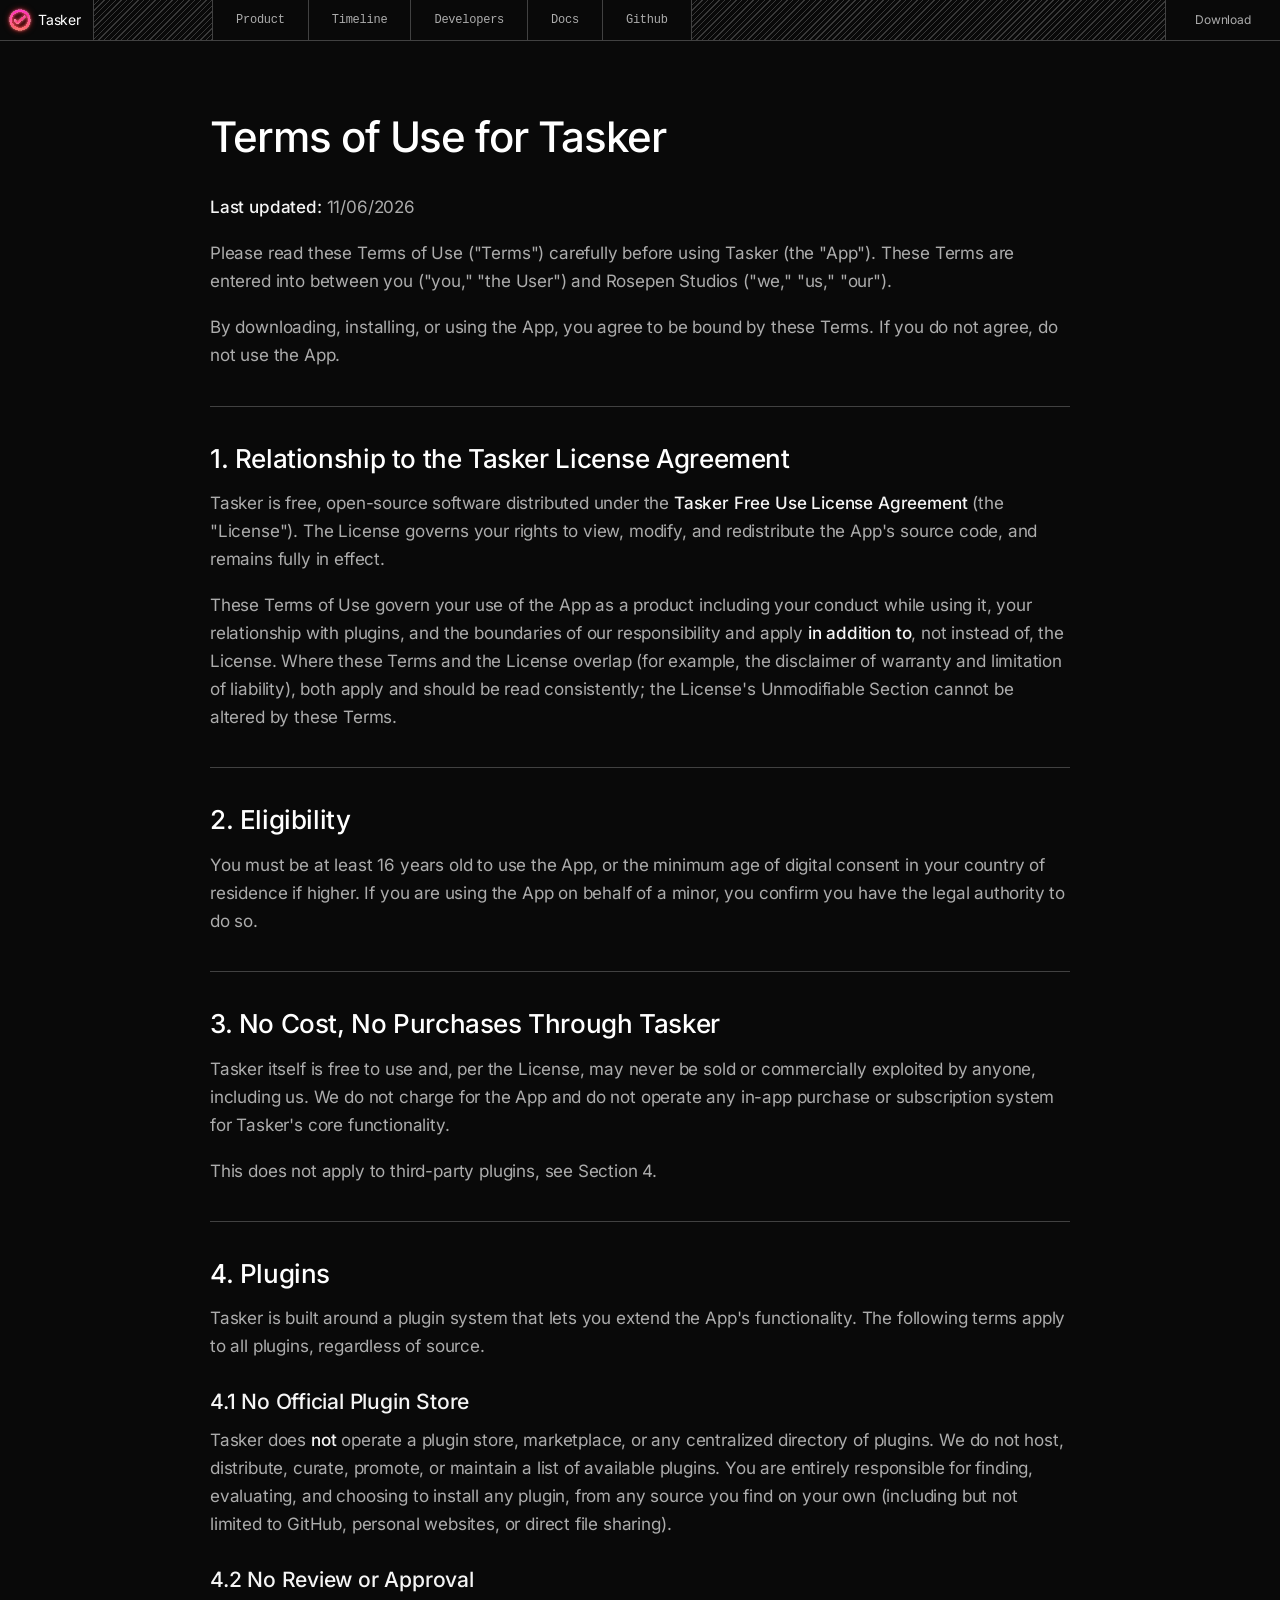
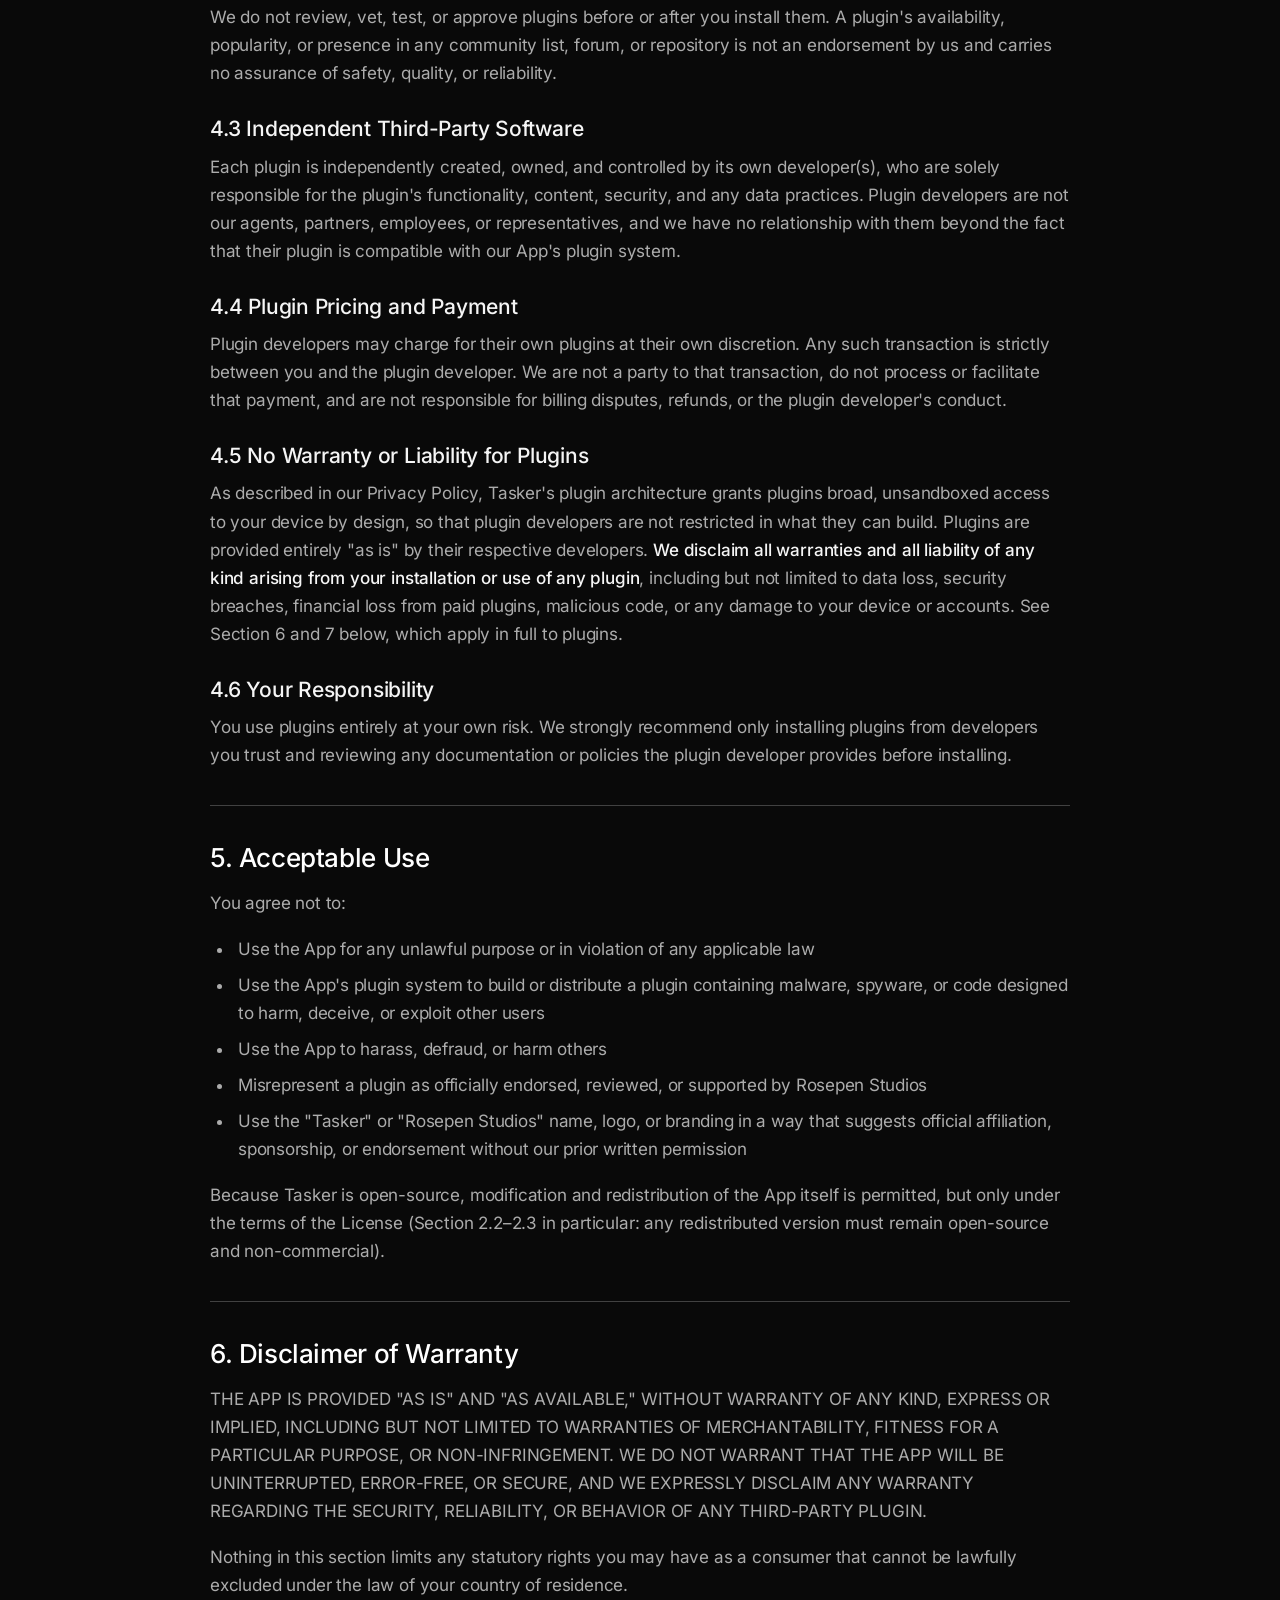
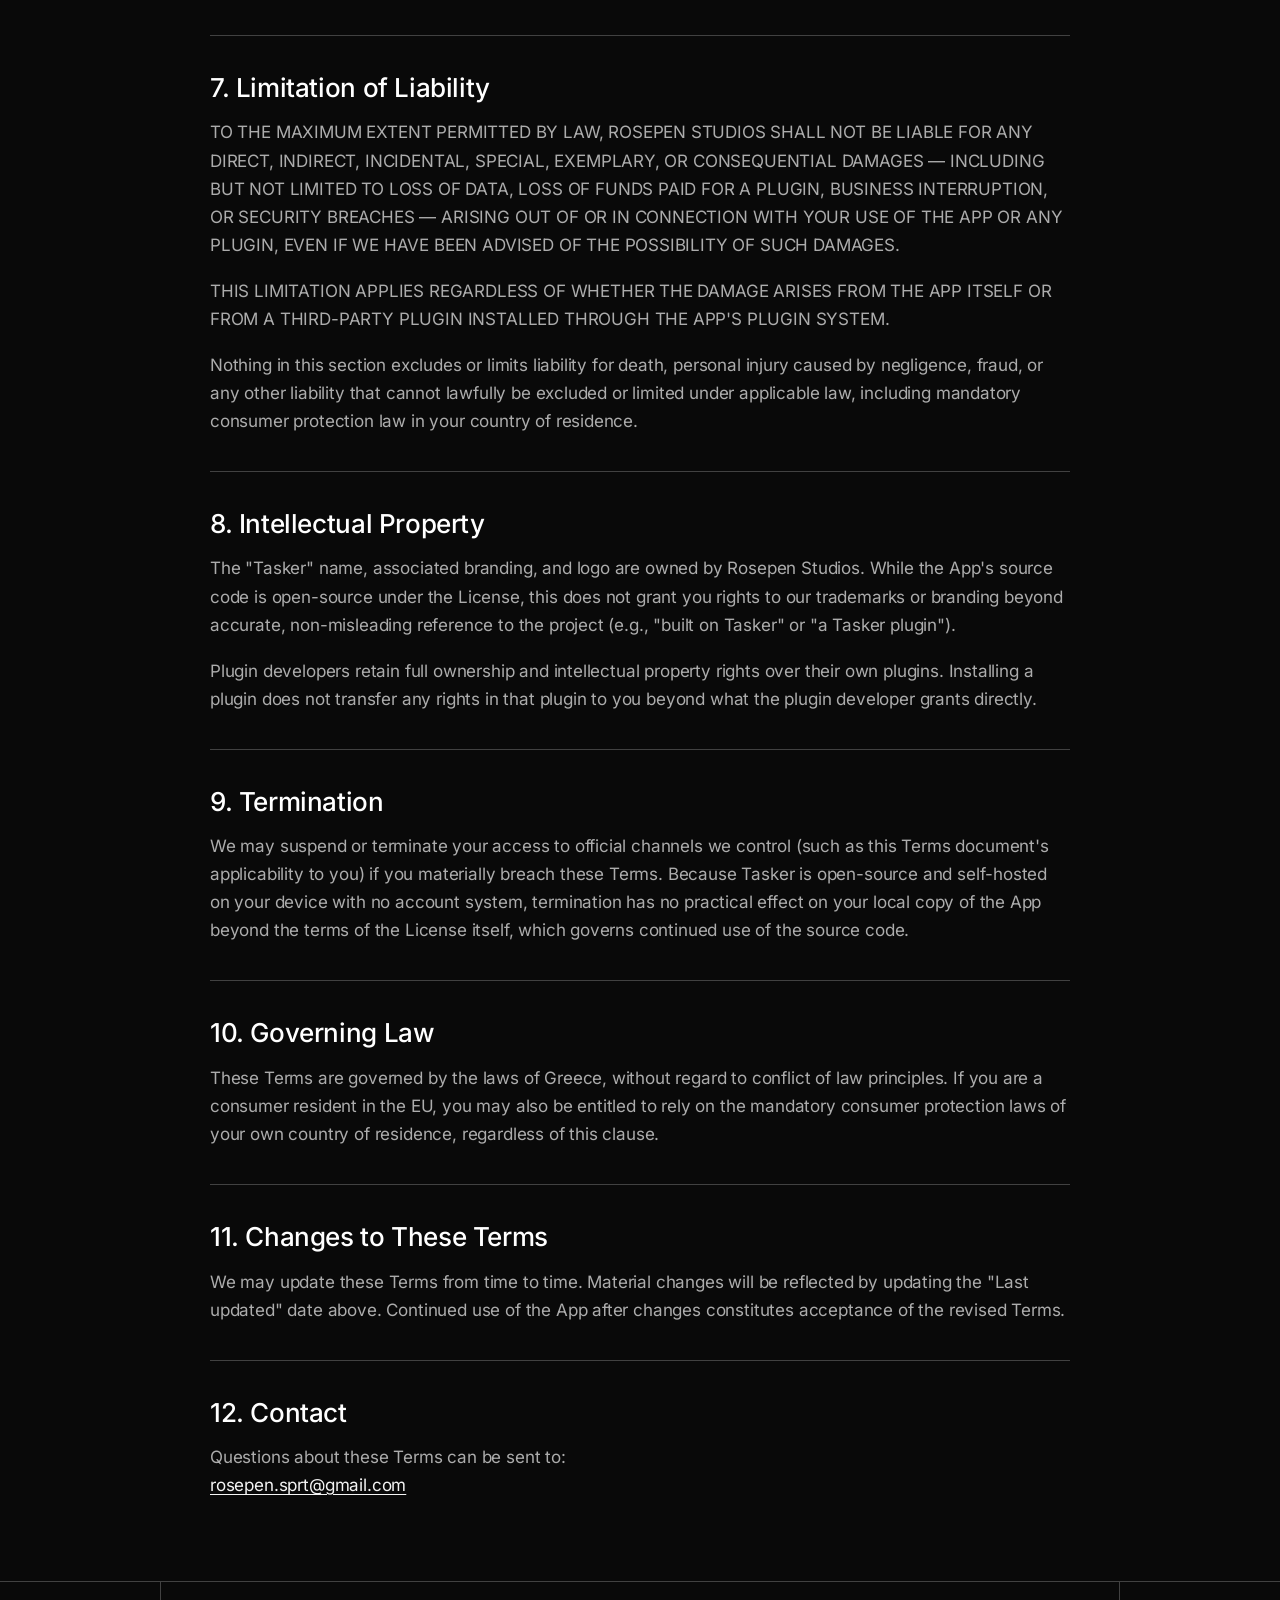
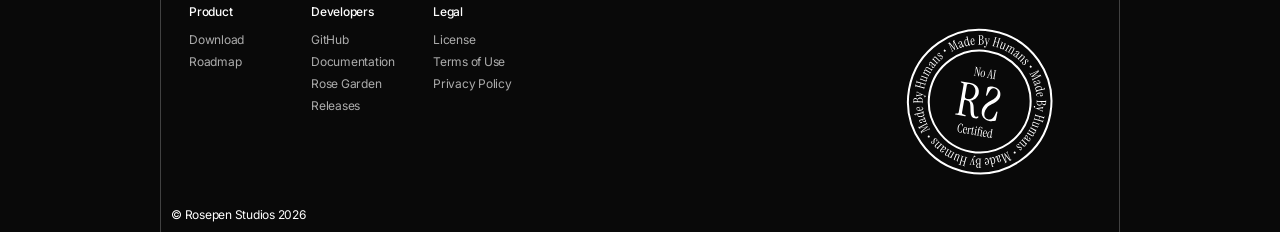
<file: legal/terms-of-use.html>
<!doctype html>
<html lang="en">
<head>
<meta charset="utf-8">
<meta name="viewport" content="width=device-width, initial-scale=1">
<title>Tasker — Terms of Use</title>
<meta name="description" content="Terms of Use for Tasker.">
<meta name="theme-color" content="#090909">
<link rel="stylesheet" href="../styles.css">
<link rel="apple-touch-icon" sizes="180x180" href="../apple-touch-icon.png">
<link rel="icon" type="image/png" sizes="32x32" href="../favicon-32x32.png">
<link rel="icon" type="image/png" sizes="16x16" href="../favicon-16x16.png">
<link rel="manifest" href="../site.webmanifest">
<style>
  .license-page {
    width: min(860px, calc(100% - 32px));
    margin-inline: auto;
    padding: 72px 0 64px;
    text-align: left;
    overflow-wrap: anywhere;
    word-break: normal;
    hyphens: auto;
  }

  .license-page h1 {
    margin: 0 0 32px;
    font-size: clamp(28px, 5vw, 42px);
    line-height: 1.15;
    font-weight: 500;
    letter-spacing: -0.025em;
  }

  .license-page h2 {
    margin: 36px 0 14px;
    font-size: clamp(20px, 3vw, 26px);
    line-height: 1.25;
    font-weight: 500;
    letter-spacing: -0.015em;
  }

  .license-page h3 {
    margin: 28px 0 10px;
    color: var(--text-hi);
    font-size: clamp(17px, 2.4vw, 21px);
    line-height: 1.3;
    font-weight: 500;
    letter-spacing: -0.01em;
  }

  .license-page p {
    margin: 0 0 18px;
    color: var(--text-2);
    font-size: clamp(15px, 1.7vw, 17px);
    line-height: 1.65;
    letter-spacing: -0.01em;
  }

  .license-page p strong {
    color: var(--text-hi);
    font-weight: 500;
  }

  .license-page ul {
    margin: 0 0 18px;
    padding-left: 1.4em;
    color: var(--text-2);
    font-size: clamp(15px, 1.7vw, 17px);
    line-height: 1.65;
    list-style: disc;
  }

  .license-page li {
    margin-bottom: 8px;
    padding-left: 0.25em;
  }

  .license-page hr {
    margin: 36px 0;
    border: 0;
    border-top: 1px solid var(--line);
  }

  .license-page a {
    color: var(--text-hi);
    text-decoration: underline;
    text-underline-offset: 3px;
  }

  .license-page a:hover {
    color: #fff;
  }

  @media (max-width: 600px) {
    .license-page {
      width: min(100% - 24px, 860px);
      padding: 48px 0 40px;
    }

    .license-page h1 {
      margin-bottom: 24px;
    }

    .license-page h2 {
      margin-top: 30px;
    }

    .license-page h3 {
      margin-top: 24px;
    }

    .license-page hr {
      margin: 28px 0;
    }
  }
</style>
</head>
<body>

<!-- ============ NAVBAR ============ -->
<fixed class="nav">
  <a class="nav__brand" href="../index.html" aria-label="Tasker home">
    <span class="glow glow--logo" aria-hidden="true">
      <span class="layer l1"><img src="../assets/logo-1.svg" alt=""></span>
      <span class="layer l2"><img src="../assets/logo-2.svg" alt=""></span>
      <span class="layer l3"><img src="../assets/logo-3.svg" alt=""></span>
    </span>
    <span>Tasker</span>
  </a>
  <span class="nav__hatch nav__hatch--sm hatch-diag" aria-hidden="true"></span>
  <nav class="nav__links" aria-label="Main">
    <a href="../index.html#product">Product</a>
    <a href="../index.html#timeline">Timeline</a>
    <a href="../index.html#developers">Developers</a>
    <a href="https://rosepen-studios.gitbook.io/tasker/" data-todo="docs url">Docs</a>
    <a href="https://github.com/Firepixel85/Tasker-Labs" data-todo="github url">Github</a>
  </nav>
  <span class="nav__hatch hatch-diag" aria-hidden="true"></span>
  <a class="nav__download" href="../download.html" aria-current="page">Download</a>
</fixed>

<main class="dl license-page">
  <h1>Terms of Use for Tasker</h1>

  <p><strong>Last updated:</strong> 11/06/2026</p>
  <p>Please read these Terms of Use ("Terms") carefully before using Tasker (the "App"). These Terms are entered into between you ("you," "the User") and Rosepen Studios ("we," "us," "our").</p>
  <p>By downloading, installing, or using the App, you agree to be bound by these Terms. If you do not agree, do not use the App.</p>

  <hr>

  <h2>1. Relationship to the Tasker License Agreement</h2>
  <p>Tasker is free, open-source software distributed under the <strong>Tasker Free Use License Agreement</strong> (the "License"). The License governs your rights to view, modify, and redistribute the App's source code, and remains fully in effect.</p>
  <p>These Terms of Use govern your use of the App as a product including your conduct while using it, your relationship with plugins, and the boundaries of our responsibility and apply <strong>in addition to</strong>, not instead of, the License. Where these Terms and the License overlap (for example, the disclaimer of warranty and limitation of liability), both apply and should be read consistently; the License's Unmodifiable Section cannot be altered by these Terms.</p>

  <hr>

  <h2>2. Eligibility</h2>
  <p>You must be at least 16 years old to use the App, or the minimum age of digital consent in your country of residence if higher. If you are using the App on behalf of a minor, you confirm you have the legal authority to do so.</p>

  <hr>

  <h2>3. No Cost, No Purchases Through Tasker</h2>
  <p>Tasker itself is free to use and, per the License, may never be sold or commercially exploited by anyone, including us. We do not charge for the App and do not operate any in-app purchase or subscription system for Tasker's core functionality.</p>
  <p>This does not apply to third-party plugins, see Section 4.</p>

  <hr>

  <h2>4. Plugins</h2>
  <p>Tasker is built around a plugin system that lets you extend the App's functionality. The following terms apply to all plugins, regardless of source.</p>

  <h3>4.1 No Official Plugin Store</h3>
  <p>Tasker does <strong>not</strong> operate a plugin store, marketplace, or any centralized directory of plugins. We do not host, distribute, curate, promote, or maintain a list of available plugins. You are entirely responsible for finding, evaluating, and choosing to install any plugin, from any source you find on your own (including but not limited to GitHub, personal websites, or direct file sharing).</p>

  <h3>4.2 No Review or Approval</h3>
  <p>We do not review, vet, test, or approve plugins before or after you install them. A plugin's availability, popularity, or presence in any community list, forum, or repository is not an endorsement by us and carries no assurance of safety, quality, or reliability.</p>

  <h3>4.3 Independent Third-Party Software</h3>
  <p>Each plugin is independently created, owned, and controlled by its own developer(s), who are solely responsible for the plugin's functionality, content, security, and any data practices. Plugin developers are not our agents, partners, employees, or representatives, and we have no relationship with them beyond the fact that their plugin is compatible with our App's plugin system.</p>

  <h3>4.4 Plugin Pricing and Payment</h3>
  <p>Plugin developers may charge for their own plugins at their own discretion. Any such transaction is strictly between you and the plugin developer. We are not a party to that transaction, do not process or facilitate that payment, and are not responsible for billing disputes, refunds, or the plugin developer's conduct.</p>

  <h3>4.5 No Warranty or Liability for Plugins</h3>
  <p>As described in our Privacy Policy, Tasker's plugin architecture grants plugins broad, unsandboxed access to your device by design, so that plugin developers are not restricted in what they can build. Plugins are provided entirely "as is" by their respective developers. <strong>We disclaim all warranties and all liability of any kind arising from your installation or use of any plugin</strong>, including but not limited to data loss, security breaches, financial loss from paid plugins, malicious code, or any damage to your device or accounts. See Section 6 and 7 below, which apply in full to plugins.</p>

  <h3>4.6 Your Responsibility</h3>
  <p>You use plugins entirely at your own risk. We strongly recommend only installing plugins from developers you trust and reviewing any documentation or policies the plugin developer provides before installing.</p>

  <hr>

  <h2>5. Acceptable Use</h2>
  <p>You agree not to:</p>
  <ul>
    <li>Use the App for any unlawful purpose or in violation of any applicable law</li>
    <li>Use the App's plugin system to build or distribute a plugin containing malware, spyware, or code designed to harm, deceive, or exploit other users</li>
    <li>Use the App to harass, defraud, or harm others</li>
    <li>Misrepresent a plugin as officially endorsed, reviewed, or supported by Rosepen Studios</li>
    <li>Use the "Tasker" or "Rosepen Studios" name, logo, or branding in a way that suggests official affiliation, sponsorship, or endorsement without our prior written permission</li>
  </ul>
  <p>Because Tasker is open-source, modification and redistribution of the App itself is permitted, but only under the terms of the License (Section 2.2–2.3 in particular: any redistributed version must remain open-source and non-commercial).</p>

  <hr>

  <h2>6. Disclaimer of Warranty</h2>
  <p>THE APP IS PROVIDED "AS IS" AND "AS AVAILABLE," WITHOUT WARRANTY OF ANY KIND, EXPRESS OR IMPLIED, INCLUDING BUT NOT LIMITED TO WARRANTIES OF MERCHANTABILITY, FITNESS FOR A PARTICULAR PURPOSE, OR NON-INFRINGEMENT. WE DO NOT WARRANT THAT THE APP WILL BE UNINTERRUPTED, ERROR-FREE, OR SECURE, AND WE EXPRESSLY DISCLAIM ANY WARRANTY REGARDING THE SECURITY, RELIABILITY, OR BEHAVIOR OF ANY THIRD-PARTY PLUGIN.</p>
  <p>Nothing in this section limits any statutory rights you may have as a consumer that cannot be lawfully excluded under the law of your country of residence.</p>

  <hr>

  <h2>7. Limitation of Liability</h2>
  <p>TO THE MAXIMUM EXTENT PERMITTED BY LAW, ROSEPEN STUDIOS SHALL NOT BE LIABLE FOR ANY DIRECT, INDIRECT, INCIDENTAL, SPECIAL, EXEMPLARY, OR CONSEQUENTIAL DAMAGES — INCLUDING BUT NOT LIMITED TO LOSS OF DATA, LOSS OF FUNDS PAID FOR A PLUGIN, BUSINESS INTERRUPTION, OR SECURITY BREACHES — ARISING OUT OF OR IN CONNECTION WITH YOUR USE OF THE APP OR ANY PLUGIN, EVEN IF WE HAVE BEEN ADVISED OF THE POSSIBILITY OF SUCH DAMAGES.</p>
  <p>THIS LIMITATION APPLIES REGARDLESS OF WHETHER THE DAMAGE ARISES FROM THE APP ITSELF OR FROM A THIRD-PARTY PLUGIN INSTALLED THROUGH THE APP'S PLUGIN SYSTEM.</p>
  <p>Nothing in this section excludes or limits liability for death, personal injury caused by negligence, fraud, or any other liability that cannot lawfully be excluded or limited under applicable law, including mandatory consumer protection law in your country of residence.</p>

  <hr>

  <h2>8. Intellectual Property</h2>
  <p>The "Tasker" name, associated branding, and logo are owned by Rosepen Studios. While the App's source code is open-source under the License, this does not grant you rights to our trademarks or branding beyond accurate, non-misleading reference to the project (e.g., "built on Tasker" or "a Tasker plugin").</p>
  <p>Plugin developers retain full ownership and intellectual property rights over their own plugins. Installing a plugin does not transfer any rights in that plugin to you beyond what the plugin developer grants directly.</p>

  <hr>

  <h2>9. Termination</h2>
  <p>We may suspend or terminate your access to official channels we control (such as this Terms document's applicability to you) if you materially breach these Terms. Because Tasker is open-source and self-hosted on your device with no account system, termination has no practical effect on your local copy of the App beyond the terms of the License itself, which governs continued use of the source code.</p>

  <hr>

  <h2>10. Governing Law</h2>
  <p>These Terms are governed by the laws of Greece, without regard to conflict of law principles. If you are a consumer resident in the EU, you may also be entitled to rely on the mandatory consumer protection laws of your own country of residence, regardless of this clause.</p>

  <hr>

  <h2>11. Changes to These Terms</h2>
  <p>We may update these Terms from time to time. Material changes will be reflected by updating the "Last updated" date above. Continued use of the App after changes constitutes acceptance of the revised Terms.</p>

  <hr>

  <h2>12. Contact</h2>
  <p>Questions about these Terms can be sent to:<br>
  <a href="mailto:rosepen.sprt@gmail.com">rosepen.sprt@gmail.com</a></p>
</main>

<!-- ============ FOOTER ============ -->
<footer class="footer">
  <div class="col footer__col">
    <div class="footer__links">
      <div>
        <h4>Product</h4>
        <a href="https://github.com/Firepixel85/Tasker-Labs/releases/download/2.0beta3/Tasker-2.0-beta3.dmg" data-todo="download url">Download</a>
        <!-- <a href="#" data-todo="2% club url">The 2% Club</a> -->
        <a href="index.html#timeline">Roadmap</a>
      </div>
      <div>
        <h4>Developers</h4>
        <a href="https://github.com/Firepixel85/Tasker-Labs" data-todo="github url">GitHub</a>
        <a href="https://rosepen-studios.gitbook.io/tasker/" data-todo="docs url">Documentation</a>
        <a href="https://github.com/Rosepen-Studios/Rose-Garden">Rose Garden</a>
        <a href="https://github.com/Firepixel85/Tasker-Labs/releases" data-todo="releases url">Releases</a>
      </div>
      <div>
        <h4>Legal</h4>
        <a href="license.html" data-todo="licence url">License</a>
        <a href="terms-of-use.html" data-todo="terms url">Terms of Use</a>
        <a href="privacy-policy.html" data-todo="privacy url">Privacy Policy</a>
      </div>
    </div>
    <img class="footer__stamp" src="../assets/no-ai-stamp.svg" alt="Made by humans. No AI certified." width="192" height="192">
    <p class="footer__copy">© Rosepen Studios 2026</p>
  </div>
</footer>


</body>
</html>
</file>
<file: styles.css>
/* ==========================================================
   Tasker landing page
   Built from the Figma frame "Website Landing Page" (1200px wide).
   Colours come straight from the Figma variables.
   ========================================================== */

@font-face {
  font-family: "Inter";
  src: url("fonts/inter-latin-400-normal.woff2") format("woff2");
  font-weight: 400;
  font-style: normal;
  font-display: swap;
}
@font-face {
  font-family: "Inter";
  src: url("fonts/inter-latin-500-normal.woff2") format("woff2");
  font-weight: 500;
  font-style: normal;
  font-display: swap;
}

:root {
  --bg: #090909;
  --bg-deep: #030303;
  --gray: #1d1d1d;
  --line: #414141;
  --text: #ffffff;
  --text-2: #acacac;
  --text-3: #7f7f7f;
  --text-hi: #f5f5f5;
  --pink: #dd0a87;
  --orange: #f3443a;

  --green: #4bf14f;
  --green-text: #3fe143;
  --green-bg: #050e05;
  --blue: #4b9ced;
  --blue-bg: #06080e;
  --yellow: #ffdc58;
  --yellow-bg: #161100;

  /* SF Pro on Apple devices, self-hosted Inter everywhere else */
  --sans: -apple-system, BlinkMacSystemFont, "SF Pro Text", "Inter", system-ui, sans-serif;
  --round: ui-rounded, "SF Pro Rounded", var(--sans);
  --mono: ui-monospace, "SF Mono", SFMono-Regular, Menlo, Consolas, monospace;
}

*, *::before, *::after { box-sizing: border-box; }

html { background: var(--bg); -webkit-text-size-adjust: 100%; scroll-behavior: smooth; }

body {
  margin: 0;
  background: var(--bg);
  color: var(--text);
  font-family: var(--sans);
  font-size: 12px;
  line-height: 14px;
  letter-spacing: -0.02em;
  -webkit-font-smoothing: antialiased;
  overflow-x: hidden;
}

h1, h2, h3, h4, p, ol, ul { margin: 0; padding: 0; }
a { color: inherit; text-decoration: none; }
img { display: block; max-width: 100%; }
ol, ul { list-style: none; }

.grad {
  background: linear-gradient(to bottom, var(--pink) 17%, var(--orange) 93%);
  -webkit-background-clip: text;
  background-clip: text;
  color: transparent;
  -webkit-text-fill-color: transparent;
}

/* ---------- hatch patterns (stand-ins for the Figma pattern fills) ---------- */
.hatch-diag {
  background: repeating-linear-gradient(135deg, transparent 0 3px, rgba(65, 65, 65, .85) 3px 4px);
}
.hatch-weave {
  background:
    repeating-linear-gradient(45deg, rgba(65, 65, 65, .9) 0 1px, transparent 1px 4px),
    repeating-linear-gradient(-45deg, rgba(65, 65, 65, .9) 0 1px, transparent 1px 4px);
}

/* ---------- layered glow icons (3 stacked SVGs with blend modes) ---------- */
.glow { position: relative; display: block; flex: none; }
.glow .layer { position: absolute; inset: 0; display: block; }
.glow .layer img {
  position: absolute;
  display: block;
  max-width: none;
  left: calc(var(--bx) * -1);
  top: calc(var(--by) * -1);
  width: calc(100% + var(--bx) * 2);
  height: calc(100% + var(--by) * 2);
}
.glow .l2 { mix-blend-mode: hard-light; }
.glow .l3 { mix-blend-mode: plus-lighter; }

.glow--logo { width: 20px; height: 20px; }
.glow--logo .l1 { --bx: 38.46%; --by: 38.46%; }
.glow--logo .l2 { --bx: 25%;    --by: 25%; }
.glow--logo .l3 { --bx: 16.67%; --by: 16.67%; }

.glow--code { width: 80.6px; height: 66.1px; }
.glow--code .l1 { --bx: 24.81%; --by: 30.26%; }
.glow--code .l2 { --bx: 32.25%; --by: 39.33%; }
.glow--code .l3 { --bx: 14.88%; --by: 18.15%; }

.glow--book { width: 74px; height: 67.4px; }
.glow--book .l1 { --bx: 27.03%; --by: 29.67%; }
.glow--book .l2 { --bx: 35.14%; --by: 38.58%; }
.glow--book .l3 { --bx: 16.22%; --by: 17.8%; }

.glow--lock { width: 77px; height: 68px; }
.glow--lock .l1 { --bx: 25.97%; --by: 29.41%; }
.glow--lock .l2 { --bx: 33.77%; --by: 38.24%; }
.glow--lock .l3 { --bx: 15.58%; --by: 17.65%; }

.glow--check { position: absolute; inset: 10%; }
.glow--check .l1 { --bx: 22.92%; --by: 22.92%; }
.glow--check .l2 { --bx: 16.67%; --by: 16.67%; }
.glow--check .l3 { --bx: 12.5%;  --by: 12.5%; }

/* ---------- buttons ---------- */
.btn {
  display: inline-flex;
  align-items: center;
  justify-content: center;
  gap: 7px;
  height: 30px;
  padding: 0 20px;
  border-radius: 10px;
  border: 1px solid;
  font-size: 10px;
  line-height: 12px;
  white-space: nowrap;
  cursor: pointer;
  transition: filter .15s ease, transform .15s ease;
}
.btn:hover { filter: brightness(1.12); }
.btn:active { transform: translateY(1px); }
.btn--white {
  color: #0a0a0a;
  border-color: #c8c8c8;
  background: linear-gradient(to top, #fdfdfd 36%, #acacac);
}
.btn--white:hover { filter: brightness(1.05); }
.btn--gray {
  color: #fff;
  padding: 0 31px;
  border-color: var(--line);
  background: linear-gradient(to top, #292929, #1d1d1d 64%);
}
.btn__icon { width: 12px; height: 14px; }

:focus-visible { outline: 2px solid var(--blue); outline-offset: 2px; }

/* ---------- navbar ---------- */
.nav {
  display: flex;
  align-items: stretch;
  height: 41px;
  border-bottom: 1px solid var(--line);
  position: relative;
  z-index: 5;
  background: var(--bg);
}
.nav > * { flex: none; }
.nav__brand {
  display: flex;
  align-items: center;
  gap: 8px;
  width: 94px;
  padding-left: 10px;
  border-right: 1px solid var(--line);
  font-size: 14px;
}
.nav__hatch { flex: 1 1 auto; border-right: 1px solid var(--line); }
.nav__hatch--sm { flex: none; width: 119px; }
.nav__links { display: flex; font-family: var(--mono); font-size: 12px; color: var(--text-2); }
.nav__links a {
  display: flex;
  align-items: center;
  padding: 0 23px;
  border-right: 1px solid var(--line);
  transition: color .15s;
}
.nav__links a:hover { color: #fff; }
.nav__download {
  display: grid;
  place-items: center;
  width: 114px;
  color: var(--text-2);
  transition: color .15s;
}
.nav__download:hover { color: #fff; }

/* ---------- hero ---------- */
.hero {
  position: relative;
  padding-top: 87px;
  text-align: center;
}
.hero__title {
  font-size: 32px;
  line-height: 38px;
  font-weight: 500;
  letter-spacing: -0.02em;
}
.hero__sub {
  width: min(620px, calc(100% - 32px));
  margin: 8px auto 0;
  font-size: 16px;
  line-height: 19px;
  color: var(--text-2);
  text-wrap: balance;
}
.hero__sub strong { color: var(--text-hi); font-weight: 400; }
.hero__buttons { display: flex; justify-content: center; gap: 8px; margin-top: 38px; }
.hero__shot {
  position: relative;
  width: min(1054px, calc(100% - 24px));
  height: 492px;
  margin: 28px auto 0;
  overflow: hidden;
}
.hero__shot img { width: 100%; height: auto; }
.hero__shot::after {
  content: "";
  position: absolute;
  inset: auto 0 0 0;
  height: 221px;
  background: linear-gradient(to bottom, rgba(9, 9, 9, 0), var(--bg) 88%);
}
/* the two column lines fade in at the bottom of the hero */
.hero::after {
  content: "";
  position: absolute;
  bottom: 0;
  left: 50%;
  width: 960px;
  max-width: 100%;
  height: 40px;
  transform: translateX(-50%);
  border-inline: 1px solid;
  border-image: linear-gradient(to bottom, rgba(65, 65, 65, 0), var(--line)) 1;
  pointer-events: none;
}

/* ---------- page body with the two vertical column lines ---------- */
.rest {
  position: relative;
  padding-top: 40px;
}
.rest::before {
  content: "";
  position: absolute;
  inset: 0 auto 0 50%;
  width: 960px;
  max-width: 100%;
  transform: translateX(-50%);
  border-inline: 1px solid var(--line);
  pointer-events: none;
}
.rest > :not(.marker) {
  position: relative;
  width: min(958px, 100%);
  margin-inline: auto;
}

/* ---------- section markers: "01 Features" ---------- */
.marker {
  position: relative;
  height: 42px;
  border-block: 1px solid var(--line);
}
.marker__inner { display: flex; width: 958px; max-width: 100%; height: 40px; margin: 0 auto; }
.marker__hatch { flex: none; width: 41px; border-right: 1px solid var(--line); }
.marker__label {
  display: flex;
  align-items: center;
  padding: 0 12px;
  border-right: 1px solid var(--line);
  font-family: var(--mono);
  font-size: 10px;
  line-height: 12px;
  color: var(--text-3);
  white-space: nowrap;
}

/* ---------- inner bands: "For humans, by humans" ---------- */
.band {
  height: 42px;
  border-block: 1px solid var(--line);
  display: grid;
  grid-template-columns: 77px 242px var(--gl, 76px) var(--lw, 165px) var(--gr, 69px) 242px 1fr;
  grid-template-rows: 40px;
}
.band > :nth-child(1) { grid-column: 2; }
.band > :nth-child(2) { grid-column: 4; }
.band > :nth-child(3) { grid-column: 6; }
.band__hatch { border-inline: 1px solid var(--line); }
.band__label {
  display: grid;
  place-items: center;
  border-inline: 1px solid var(--line);
  font-family: var(--mono);
  font-size: 10px;
  line-height: 12px;
  color: var(--text-3);
  white-space: nowrap;
}
.band--tab { display: flex; justify-content: center; }
.band__hatch--wide { width: 442px; max-width: 100%; }

/* ---------- features ---------- */
.eyebrow {
  font-family: var(--mono);
  font-weight: 500;
  font-size: 10px;
  line-height: 12px;
  color: var(--text-3);
}
.feat h2 {
  font-size: 22px;
  line-height: 26px;
  font-weight: 500;
  letter-spacing: -0.02em;
  white-space: nowrap;
}
.feat p:not(.eyebrow) { color: var(--text-2); }
.feat p b { font-weight: 500; }
.feat .eyebrow + h2 { margin-top: 8px; }
.feat h2 + p { margin-top: 7px; max-width: 379px; }
.feat--2 h2 + p, .feat--3 h2 + p { max-width: 346px; }
.cta {
  display: inline-flex;
  align-items: center;
  gap: 5px;
  margin-top: 21px;
  font-size: 10px;
  line-height: 12px;
  color: var(--text-2);
  text-decoration: underline;
  text-underline-position: from-font;
  transition: color .15s;
}
.cta:hover { color: #fff; }
.cta img { width: 4px; height: 7px; }

.feat--1 { height: 318px; padding: 69px 0 0 40px; }
.feat1__art { position: absolute; left: 517px; top: 40px; width: 401px; height: 251px; max-width: none; }

.feat-row { display: grid; grid-template-columns: 479px 1fr; height: 358px; }
.feat--2, .feat--3 { position: relative; padding: 22px 0 0 41px; }
.feat--3 { border-left: 1px solid var(--line); }
.bolt { position: absolute; left: 147px; top: 145px; width: 172px; height: 187px; display: grid; place-items: center; }
.bolt img { width: 161px; height: 177px; max-width: none; transform: rotate(-4deg); }

.toggles { display: block; position: absolute; left: 81px; top: 176px; width: 301px; height: 153px; }
.toggles img { max-width: none; }
.toggles .t-base { width: 301px; height: 153px; }
.toggles [class^="t-"]:not(.t-base) { position: absolute; display: block; }
.toggles .t-a { left: 234.3px; top: 74.1px; width: 65.85px; height: 45.05px; --bx: .76%; --by: 1.11%; }
.toggles .t-b { left: 236.4px; top: 75.6px; width: 61px;    height: 35.45px; --bx: .82%; --by: 1.41%; }
.toggles .t-c { left: 234.2px; top: 74.3px; width: 65.85px; height: 38.3px;  --bx: .77%; --by: 1.31%; }
.toggles [class^="t-"]:not(.t-base) img {
  position: absolute;
  left: calc(var(--bx) * -1);
  top: calc(var(--by) * -1);
  width: calc(100% + var(--bx) * 2);
  height: calc(100% + var(--by) * 2);
}

.feat--4 { height: 268px; }
.feat--4 .feat__text { position: absolute; left: 500px; top: 59px; }
.feat--4 .eyebrow { margin-bottom: 15px; }
.feat--4 .eyebrow + h2 { margin-top: 0; }
.feat--4 .cta { margin-top: 28px; }
.feat--4 h2 + p { max-width: 403px; }

/* keyboard */
.kb {
  display: block;
  position: absolute;
  left: 79px;
  top: 41px;
  width: 346px;
  height: 174px;
  -webkit-mask-image: linear-gradient(90deg, #000 41px, transparent 100%);
  mask-image: linear-gradient(90deg, #000 100px, transparent 80%);
}
.k {
  position: absolute;
  width: 32px;
  height: 32px;
  border: 1px solid var(--text-2);
  border-radius: 6px;
  color: var(--text-2);
  font-size: 8px;
  line-height: 10px;
  letter-spacing: 0;
}
.k b, .k i, .k svg { position: absolute; font-style: normal; font-weight: 400; }
.k .tr { top: 3px; right: 4px; }
.k .bl { left: 4px; bottom: 3px; }
.k i.bl { font-size: 6px; line-height: 7px; font-weight: 300; bottom: 3px; }
.k .globe { left: 3px; bottom: 3px; }
.k--hot { border-color: var(--pink); }

/* ---------- timeline ---------- */
.timeline { height: 406px; padding-top: 48px; text-align: center; }
.timeline h2 { font-size: 22px; line-height: 26px; font-weight: 500; }
.timeline__lead { width: 435px; max-width: calc(100% - 32px); margin: 8px auto 0; color: var(--text-2); }
.timeline__track {
  display: flex;
  align-items: center;
  margin-top: 71px;
  padding: 0 69px;
  overflow-x: auto;
  scrollbar-width: none;
  cursor: grab;
  text-align: left;
  -webkit-mask-image: linear-gradient(90deg, transparent 0, #000 53px, #000 calc(100% - 53px), transparent 100%);
  mask-image: linear-gradient(90deg, transparent 0, #000 53px, #000 calc(100% - 53px), transparent 100%);
}
.timeline__track::-webkit-scrollbar { display: none; }
.timeline__track.is-dragging { cursor: grabbing; user-select: none; }
.tl-item {
  position: relative;
  flex: none;
  width: 181px;
  height: 80px;
  background: var(--gray);
  border: 1px solid var(--line);
  border-radius: 18px;
}
.tl-item + .tl-item { margin-left: 32px; }
.tl-item + .tl-item::before {
  content: "";
  position: absolute;
  left: -33px;
  top: 39px;
  width: 32px;
  height: 1px;
  background: var(--text-2);
}
.tl-item .tag { position: absolute; left: 8px; top: 8px; }
.tl-item__title { position: absolute; left: 8px; top: 37px; color: #fff; }
.tl-item__date { position: absolute; left: 8px; top: 54px; font-family: var(--round); font-size: 10px; line-height: 12px; color: var(--text-2); }
.tag {
  display: inline-flex;
  align-items: center;
  height: 20px;
  padding: 0 12px;
  border: 1px solid;
  border-radius: 10px;
  font-family: var(--round);
  font-size: 10px;
  line-height: 12px;
  letter-spacing: 0;
}
.tag--green  { color: var(--green-text); border-color: var(--green);  background: var(--green-bg); }
.tag--blue   { color: var(--blue);       border-color: var(--blue);   background: var(--blue-bg); }
.tag--yellow { color: var(--yellow);     border-color: var(--yellow); background: var(--yellow-bg); }

/* ---------- developers ---------- */
.devs { height: 475px; padding-top: 44px; text-align: center; }
.devs h2 { font-size: 22px; line-height: 26px; font-weight: 500; }
.devs__lead { width: 425px; max-width: calc(100% - 32px); margin: 8px auto 0; color: var(--text-2); }
.cards { display: flex; justify-content: center; gap: 32px; margin-top: 44px; text-align: left; }
.card {
  position: relative;
  flex: none;
  width: 246px;
  height: 249px;
  background: var(--gray);
  border: 1px solid var(--line);
  border-radius: 18px;
}
.card__panel {
  position: absolute;
  left: 8px;
  top: 8px;
  width: 228px;
  height: 97px;
  display: grid;
  place-items: center;
  background: var(--bg-deep);
  border: 1px solid var(--line);
  border-radius: 10px;
}
.card h3 { position: absolute; left: 13px; top: 116px; font-size: 12px; line-height: 14px; font-weight: 400; color: #fff; }
.card p { position: absolute; left: 13px; top: 135px; width: 219px; font-size: 10px; line-height: 12px; color: var(--text-2); }
.card__btn { position: absolute; right: 8px; bottom: 8px; }

/* ---------- call to action ---------- */
.band + .cta-block { padding-top: 38px; padding-bottom: 96px; }
.cta-block { text-align: center; }
.cta-block__icon { position: relative; width: 300px; height: 300px; margin: 0 auto; overflow: hidden; }
.cta-block__icon::after {
  content: "";
  position: absolute;
  inset: 0;
  background: linear-gradient(to bottom, rgba(9, 9, 9, 0) 30.8%, rgba(9, 9, 9, .6) 49%, var(--bg) 82.2%);
}
.cta-block__text { position: relative; margin-top: -121px; }
.cta-block h2 { font-size: 22px; line-height: 26px; font-weight: 500; }
.cta-block p { width: 337px; max-width: calc(100% - 32px); margin: 8px auto 0; color: var(--text-2); }
.cta-block strong { color: var(--text-hi); font-weight: 500; }
.cta-block .btn { margin-top: 21px; }

/* ---------- footer ---------- */
.footer { height: 251px; border-top: 1px solid var(--line); }
.footer__col {
  position: relative;
  width: 960px;
  max-width: 100%;
  height: 250px;
  margin: 0 auto;
  border-inline: 1px solid var(--line);
}
.footer__links { display: flex; gap: 46px; padding: 23px 0 0 28px; }
.footer__links > div { width: 76px; }
.footer__links h4 { margin-bottom: 14px; font-size: 12px; line-height: 14px; font-weight: 500; color: #fff; }
.footer__links a { display: block; margin-bottom: 8px; white-space: nowrap; color: var(--text-2); transition: color .15s; }
.footer__links a:hover { color: #fff; }
.footer__stamp { position: absolute; left: 723px; top: 24px; width: 192px; height: 192px; transform: rotate(10deg); }
.footer__copy { position: absolute; left: 10px; bottom: 10px; color: #fff; }

/* ---------- download page ---------- */
.dl { padding: 88px 0 41px; text-align: center; }
.dl__art { position: relative; width: 186px; height: 252px; margin: 0 auto; }
.dl__art img {
  position: absolute;
  left: -0.27%;
  top: -0.2%;
  width: 100.54%;
  height: 100.4%;
  max-width: none;
}
/* fades the base of the arrow into the page so the heading can sit on top of it */
.dl__art::after {
  content: "";
  position: absolute;
  left: -43.5px;
  top: 156px;
  width: 273px;
  height: 111px;
  background: linear-gradient(to bottom, rgba(9, 9, 9, 0), var(--bg) 84.1%);
}
.dl h1 { position: relative; margin-top: -35px; font-size: 22px; line-height: 26px; font-weight: 400; }
.dl__links { position: relative; margin-top: 2px; color: var(--text-2); }
.dl__links a { text-decoration: underline; text-underline-position: from-font; transition: color .15s; }
.dl__links a:hover { color: #fff; }

.dl-pill {
  display: inline-flex;
  align-items: center;
  height: 30px;
  margin-top: 22px;
  border: 1px solid var(--line);
  border-radius: 10px;
  background: var(--gray);
  font-size: 10px;
  line-height: 12px;
  color: #fff;
  transition: filter .15s, transform .15s;
}
.dl-pill:hover { filter: brightness(1.15); }
.dl-pill:active { transform: translateY(1px); }
.dl-pill__icon { display: grid; place-items: center; width: 29px; height: 28px; border-right: 1px solid var(--line); }
.dl-pill__icon img { width: 14px; height: 14px; }
.dl-pill__text { padding: 0 18px 0 12px; }

.zigzag {
  height: 17px;
  margin-top: 18px;
  background: url("data:image/svg+xml;utf8,%3Csvg xmlns='http://www.w3.org/2000/svg' width='10' height='17' viewBox='0 0 10 17'%3E%3Cpolyline points='0,11 5,5 10,11' fill='none' stroke='%23888' stroke-width='1'/%3E%3C/svg%3E") repeat-x 0 0;
}

.versions { width: 199px; margin: 0 auto; }
.versions h2 { margin-top: 21px; font-size: 18px; line-height: 21px; font-weight: 400; letter-spacing: -0.02em; white-space: nowrap; }
.versions ul { display: flex; flex-direction: column; gap: 16px; margin-top: 14px; text-align: left; }
.ver { display: flex; align-items: center; gap: 9px; height: 30px; color: #fff; }
.ver img { width: 30px; height: 30px; flex: none; transition: filter .15s; }
.ver:hover img { filter: brightness(1.3); }
.ver__tag { font-style: normal; margin-left: 4px; }
.ver__tag--latest { color: #2ad62e; }
.ver__tag--beta { color: #fbc600; }

/* ==========================================================
   Smaller screens
   ========================================================== */
@media (max-width: 1000px) {
  .nav { overflow-x: auto; scrollbar-width: none; }
  .nav::-webkit-scrollbar { display: none; }
  .nav__hatch, .nav__hatch--sm { display: none; }
  .nav__download { margin-left: auto; padding: 0 16px; width: auto; }

  .hero { padding-top: 64px; }
  .hero__title { font-size: 28px; }
  .hero__sub { font-size: 14px; line-height: 18px; }
  .hero__shot { height: auto; aspect-ratio: 1054 / 492; }

  .band, .band--tab { display: flex; justify-content: center; }
  .band > .band__hatch { display: none; }
  .band__label { padding: 0 16px; }
  .band__hatch--wide { display: block !important; width: 70%; }

  .feat--1, .feat--2, .feat--3, .feat--4 { height: auto; padding: 40px 24px; }
  .feat h2 { white-space: normal; }
  .feat1__art, .bolt, .toggles, .kb { position: relative; left: auto; top: auto; }
  .feat1__art { width: 100%; max-width: 401px; height: auto; margin: 32px auto 0; }
  .feat-row { display: block; height: auto; }
  .feat--3 { border-left: 0; border-top: 1px solid var(--line); }
  .bolt { margin: 24px auto 0; }
  .toggles { margin: 24px auto 0; max-width: 100%; transform-origin: top left; }
  .feat--4 { display: flex; flex-direction: column-reverse; gap: 32px; }
  .feat--4 .feat__text { position: static; }
  .kb { width: 346px; max-width: 100%; margin: 0 auto; }

  .timeline h2, .devs h2, .cta-block h2 { padding: 0 16px; }
  .timeline { height: auto; padding-bottom: 56px; }
  .timeline__track { margin-top: 40px; padding: 0 24px; }
  .devs { height: auto; padding: 44px 16px 56px; }
  .cards { flex-direction: column; align-items: center; }
  .band + .cta-block { padding-bottom: 64px; }

  .footer { height: auto; }
  .footer__col { height: auto; padding-bottom: 56px; }
  .footer__links { flex-wrap: wrap; padding-left: 24px; }
  .footer__stamp { position: relative; left: auto; top: auto; margin: 32px 0 0 24px; }
  .footer__copy { left: 24px; }
}

@media (prefers-reduced-motion: reduce) {
  html { scroll-behavior: auto; }
  * { transition: none !important; }
}
</file>
